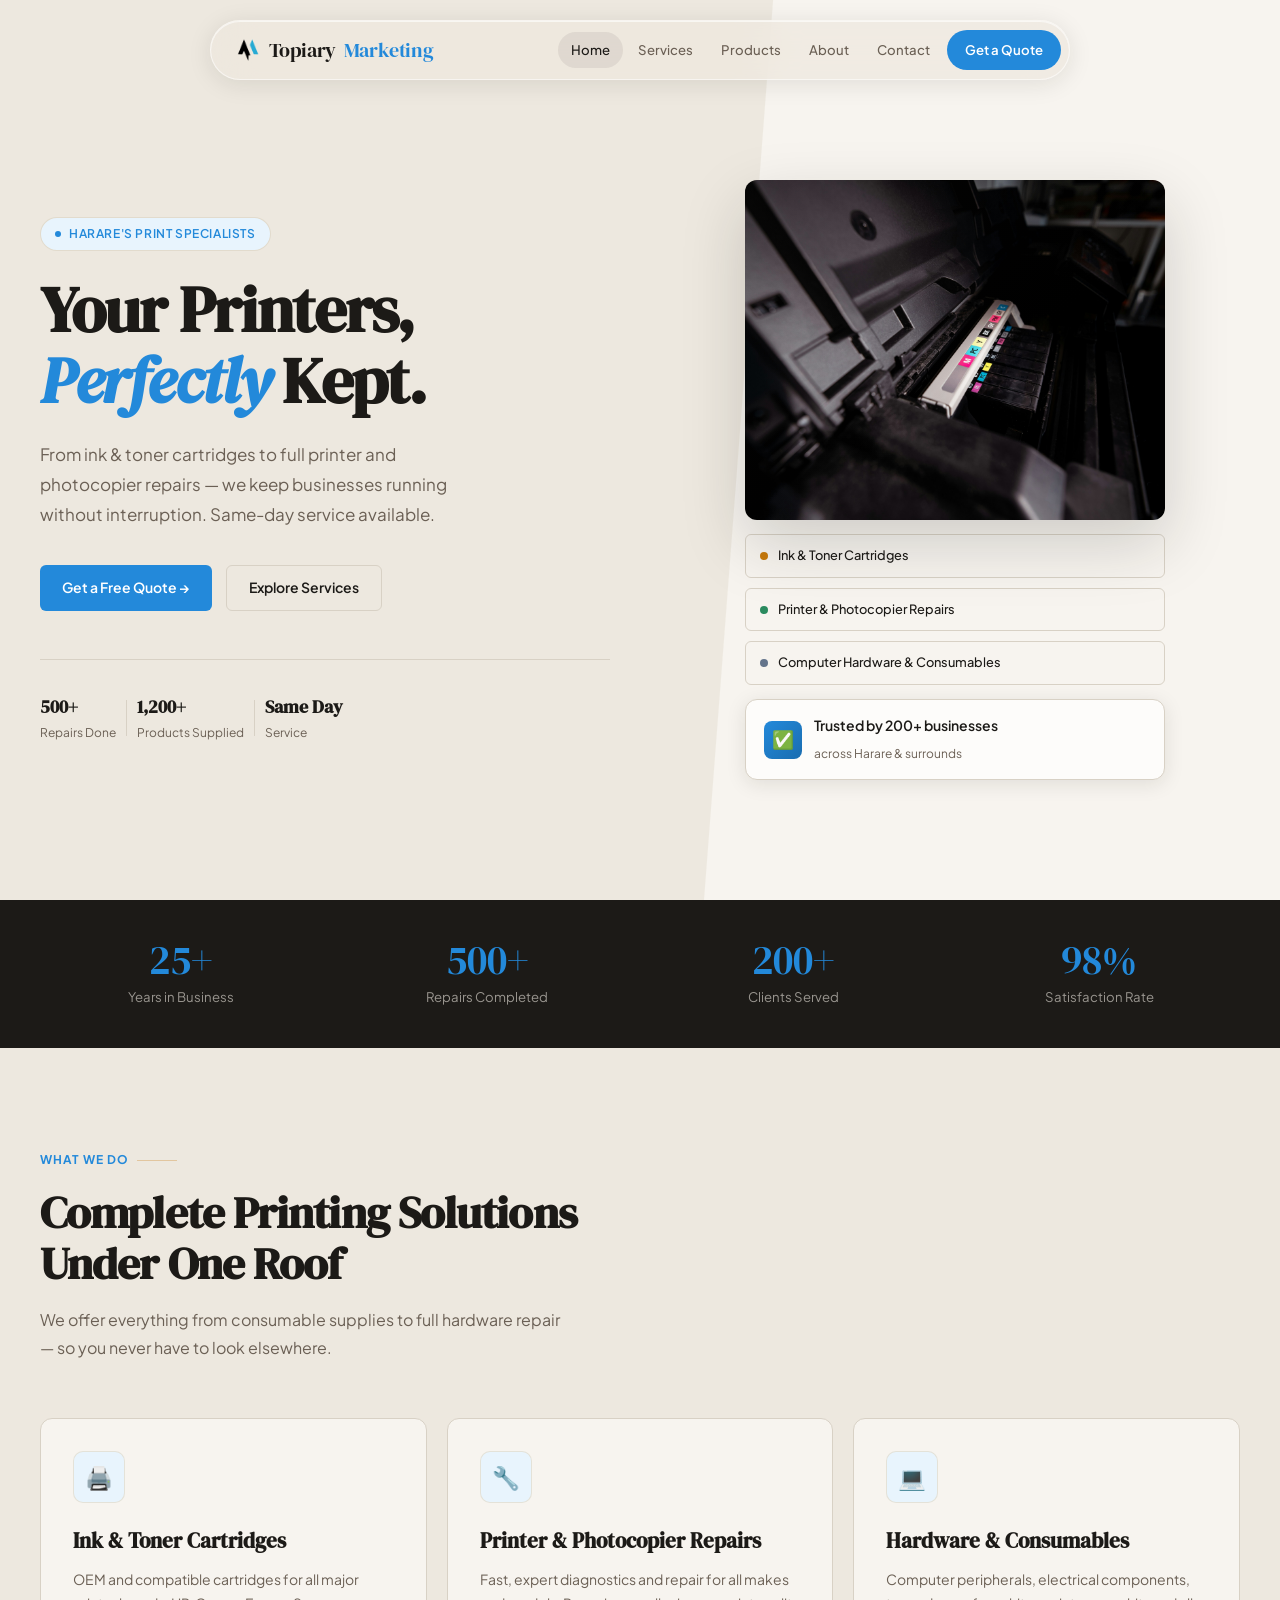
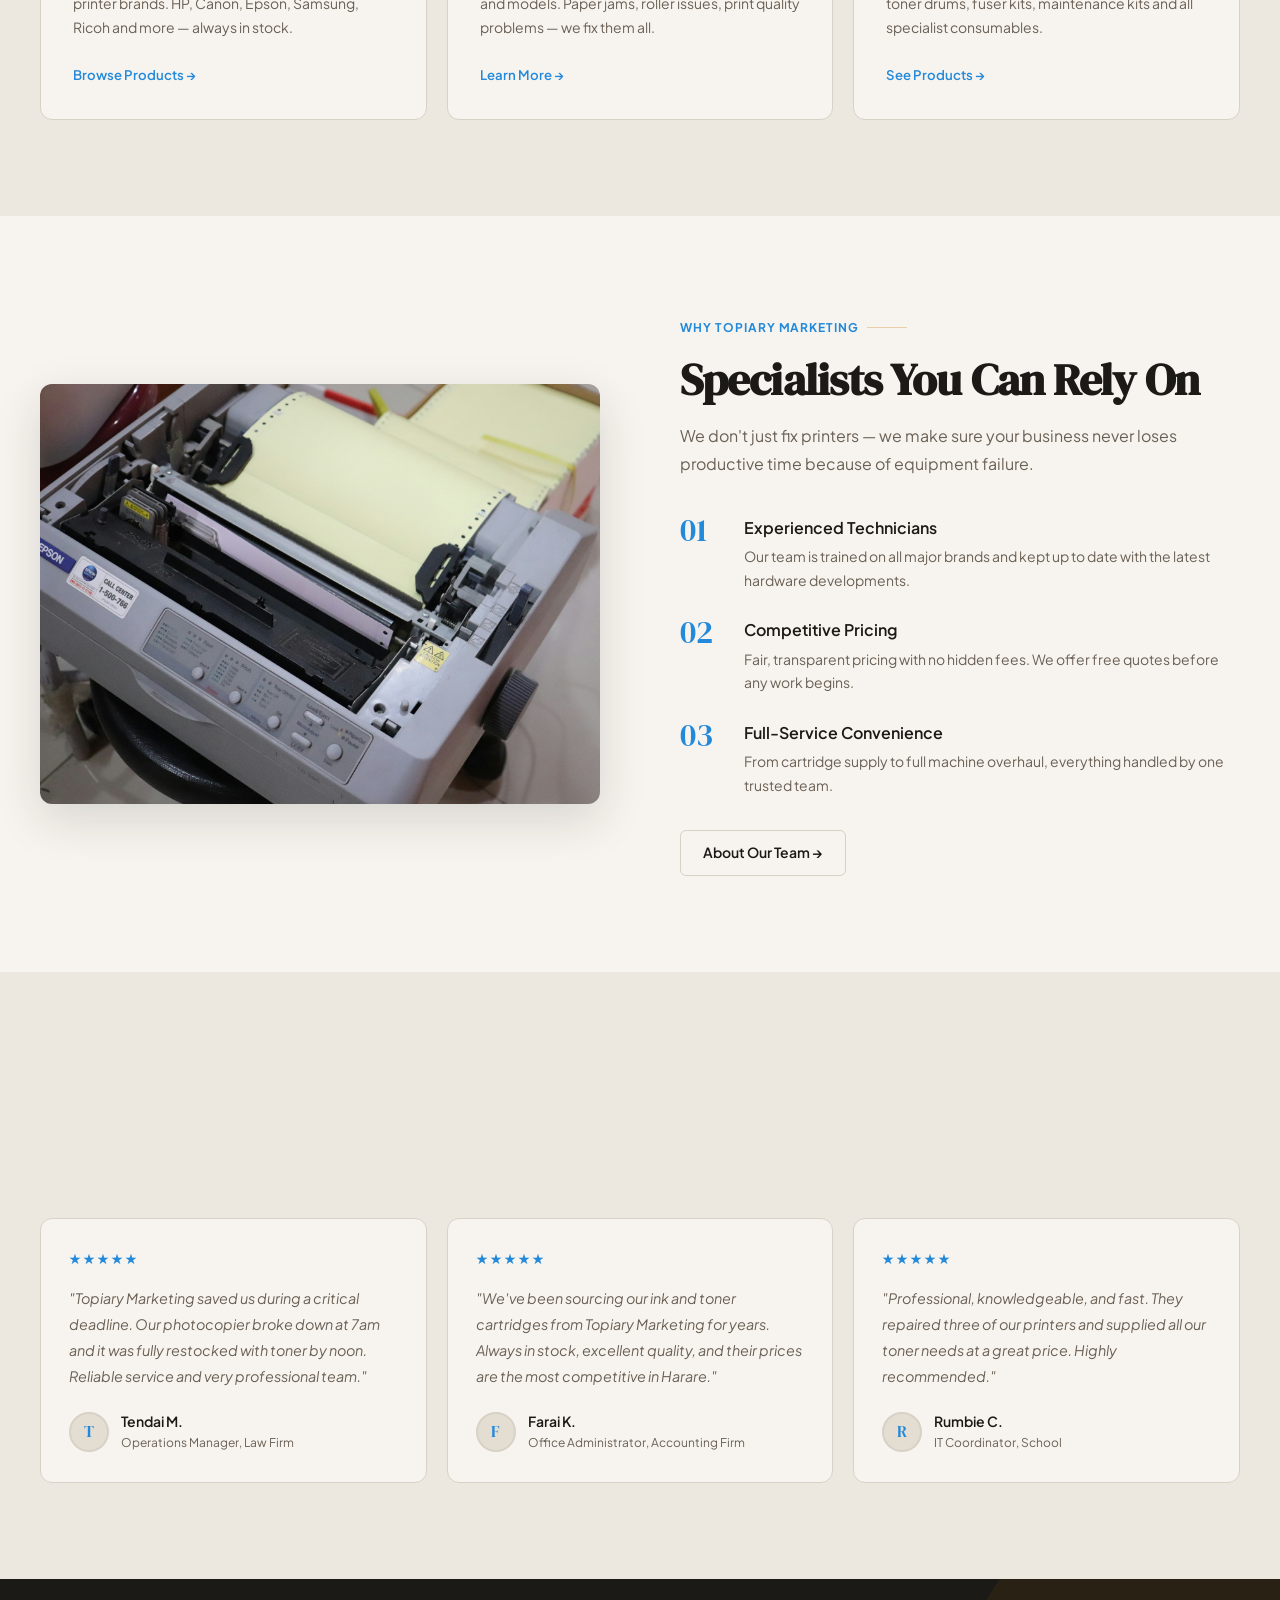
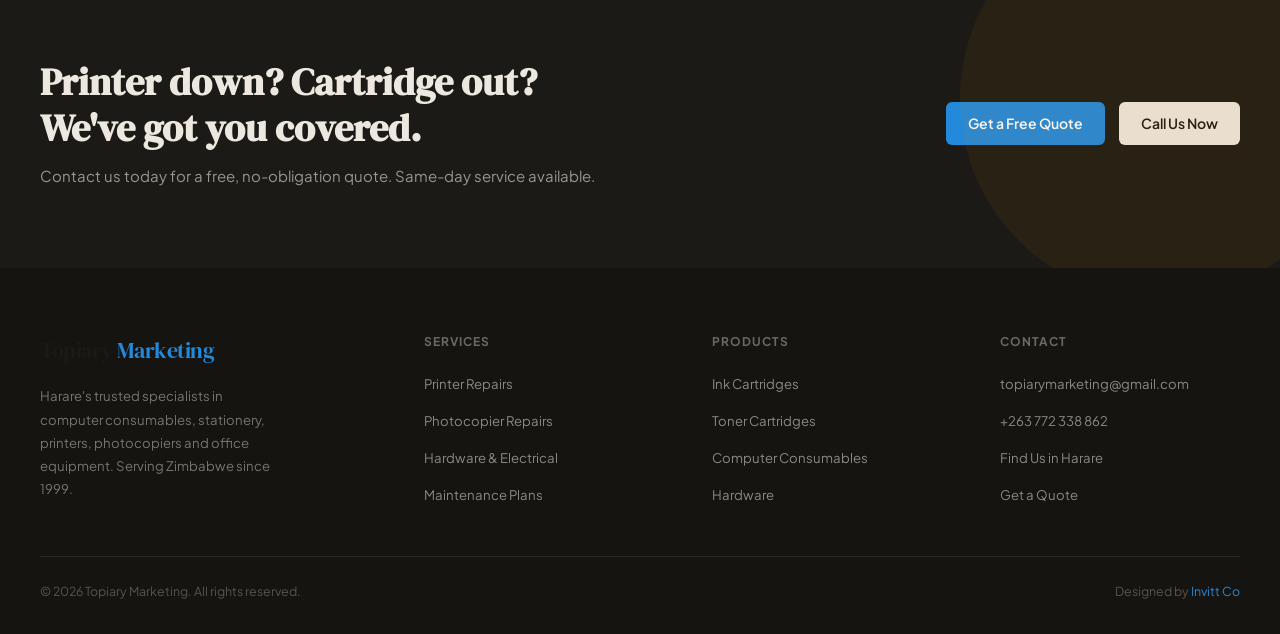
<file: index.html>
<!DOCTYPE html>
<html lang="en">
<head>
<meta charset="UTF-8">
<meta name="viewport" content="width=device-width, initial-scale=1.0">
<title>Topiary Marketing (Pvt) Ltd | Zimbabwe's Premier Office Solutions Partner</title>
<meta name="description" content="Topiary Marketing – Zimbabwe's trusted supplier of toner cartridges, ink cartridges, printers, laptops, stationery, and hardware since 1999. Electra House, Harare."/>

  <!-- Google tag (gtag.js) -->
  <script async src="https://www.googletagmanager.com/gtag/js?id=G-7CKL8JZ4ND"></script>
  <script>
    window.dataLayer = window.dataLayer || [];
    function gtag(){dataLayer.push(arguments);}
    gtag('js', new Date());
    gtag('config', 'G-7CKL8JZ4ND');
  </script>

  <meta name="keywords" content="toner cartridges Zimbabwe, ink cartridges Harare, printer repair Harare, photocopier repair Zimbabwe, office supplies Harare, HP toner Zimbabwe, Canon cartridges Zimbabwe, Xerox Zimbabwe, laptops Harare, stationery Harare, office solutions Zimbabwe"/>
  <meta name="author" content="Topiary Marketing (Pvt) Ltd"/>
  <meta name="robots" content="index, follow"/>
  <link rel="canonical" href="https://topiarymarketing.co.zw/"/>

  <!-- Open Graph -->
  <meta property="og:type" content="website"/>
  <meta property="og:url" content="https://topiarymarketing.co.zw/"/>
  <meta property="og:title" content="Topiary Marketing | Zimbabwe's Premier Office Solutions Partner"/>
  <meta property="og:description" content="Toner cartridges, ink, printers, laptops &amp; office supplies. Serving Zimbabwe since 1999. Based at Electra House, Harare."/>
  <meta property="og:image" content="https://topiarymarketing.co.zw/images/social-preview.jpg"/>
  <meta property="og:image:width" content="1200"/>
  <meta property="og:image:height" content="630"/>
  <meta property="og:locale" content="en_ZW"/>
  <meta property="og:site_name" content="Topiary Marketing"/>

  <!-- Twitter Card -->
  <meta name="twitter:card" content="summary_large_image"/>
  <meta name="twitter:url" content="https://topiarymarketing.co.zw/"/>
  <meta name="twitter:title" content="Topiary Marketing | Zimbabwe's Premier Office Solutions Partner"/>
  <meta name="twitter:description" content="Toner cartridges, ink, printers, laptops &amp; office supplies. Serving Zimbabwe since 1999. Based at Electra House, Harare."/>
  <meta name="twitter:image" content="https://topiarymarketing.co.zw/images/social-preview.jpg"/>

  <!-- LocalBusiness Schema -->
  <script type="application/ld+json">
  {
    "@context": "https://schema.org",
    "@type": "LocalBusiness",
    "name": "Topiary Marketing (Pvt) Ltd",
    "url": "https://topiarymarketing.co.zw",
    "image": "https://topiarymarketing.co.zw/android-chrome-512x512.png",
    "description": "Zimbabwe's trusted supplier of toner cartridges, ink cartridges, printers, photocopiers, laptops, stationery, and hardware since 1999.",
    "address": {
      "@type": "PostalAddress",
      "streetAddress": "Electra House, 3rd Floor, Office 301, 49 Samora Machel Ave",
      "addressLocality": "Harare",
      "addressCountry": "ZW"
    },
    "telephone": "+263772338862",
    "email": "topiarymarketing@gmail.com",
    "foundingDate": "1999",
    "areaServed": { "@type": "Country", "name": "Zimbabwe" },
    "serviceType": ["Toner Cartridges","Ink Cartridges","Printer Repair","Photocopier Repair","Laptops","Stationery","Hardware","Electrical Supplies"]
  }
  </script>

  <!-- Favicon -->
  <link rel="icon" href="favicon.ico" sizes="any"/>
  <link rel="icon" type="image/png" sizes="16x16" href="favicon-16x16.png"/>
  <link rel="icon" type="image/png" sizes="32x32" href="favicon-32x32.png"/>
  <link rel="icon" type="image/png" sizes="48x48" href="favicon-48x48.png"/>
  <link rel="icon" type="image/png" sizes="96x96" href="favicon-96x96.png"/>
  <link rel="apple-touch-icon" sizes="180x180" href="apple-touch-icon.png"/>
  <link rel="icon" type="image/png" sizes="192x192" href="android-chrome-192x192.png"/>
  <link rel="icon" type="image/png" sizes="512x512" href="android-chrome-512x512.png"/>
<link rel="preconnect" href="https://fonts.googleapis.com">
<link rel="preconnect" href="https://fonts.gstatic.com" crossorigin>
<link href="https://fonts.googleapis.com/css2?family=DM+Serif+Display:ital@0;1&family=Plus+Jakarta+Sans:wght@300;400;500;600;700&display=swap" rel="stylesheet">
<style>
  *, *::before, *::after { box-sizing: border-box; margin: 0; padding: 0; }

  :root {
    --bg: #EDE8DF;
    --bg-2: #E4DDD2;
    --surface: #F7F4EF;
    --surface-2: #EFEBE3;
    --text: #1C1A17;
    --text-muted: #6B6055;
    --accent: #2389DA;
    --accent-dark: #1a6db0;
    --accent-bg: #E8F4FD;
    --border: #D8D1C5;
    --green: #2A8A5E;
    --amber: #C8790A;
    --white: #FDFCFA;
    --serif: 'DM Serif Display', serif;
    --sans: 'Plus Jakarta Sans', sans-serif;
    --radius: 12px;
    --radius-sm: 6px;
    --transition: 0.3s cubic-bezier(0.4, 0, 0.2, 1);
  }

  html { scroll-behavior: smooth; }
  body { font-family: var(--sans); background: var(--bg); color: var(--text); line-height: 1.7; overflow-x: hidden; }

  /* FLOATING PILL NAVBAR */
  .navbar {
    position: fixed; top: 20px; left: 50%; transform: translateX(-50%);
    z-index: 100; width: calc(100% - 48px); max-width: 860px;
    border-radius: 100px;
    background: rgba(237,232,223,0.72);
    backdrop-filter: blur(20px) saturate(160%);
    -webkit-backdrop-filter: blur(20px) saturate(160%);
    border: 1px solid rgba(255,255,255,0.55);
    box-shadow: 0 4px 24px rgba(28,26,23,0.10), inset 0 1px 0 rgba(255,255,255,0.60);
    transition: box-shadow var(--transition), background var(--transition);
  }
  .navbar.scrolled {
    background: rgba(237,232,223,0.88);
    box-shadow: 0 8px 40px rgba(28,26,23,0.14), inset 0 1px 0 rgba(255,255,255,0.60);
  }
  .nav-inner { padding: 0 8px 0 24px; height: 58px; display: flex; align-items: center; gap: 4px; }
  .logo { font-family: var(--serif); font-size: 1.25rem; color: var(--text); text-decoration: none; letter-spacing: -0.02em; margin-right: auto; white-space: nowrap; display: inline-flex; align-items: center; gap: 8px; }
  .logo-mark { height: 26px; width: auto; display: block; flex-shrink: 0; }
  .logo span { color: var(--accent); }
  .nav-links { list-style: none; display: flex; gap: 2px; }
  .nav-links a { display: block; padding: 7px 13px; font-size: 0.825rem; font-weight: 500; color: var(--text-muted); text-decoration: none; border-radius: 100px; transition: color var(--transition), background var(--transition); }
  .nav-links a:hover, .nav-links a.active { color: var(--text); background: rgba(28,26,23,0.07); }
  .btn { display: inline-flex; align-items: center; gap: 8px; padding: 10px 22px; border-radius: var(--radius-sm); font-family: var(--sans); font-size: 0.875rem; font-weight: 600; cursor: pointer; text-decoration: none; transition: all var(--transition); border: none; }
  .btn-accent { background: var(--accent); color: #fff; }
  .btn-accent:hover { background: var(--accent-dark); transform: translateY(-1px); }
  .btn-outline { background: transparent; color: var(--text); border: 1.5px solid var(--border); }
  .btn-outline:hover { border-color: var(--text); background: var(--surface-2); }
  .nav-cta { padding: 9px 18px; border-radius: 100px; font-size: 0.825rem; }
  .menu-toggle { display: none; background: none; border: none; cursor: pointer; padding: 8px 12px; color: var(--text); font-size: 1.1rem; margin-left: auto; border-radius: 100px; transition: background var(--transition); }
  .menu-toggle:hover { background: rgba(28,26,23,0.07); }
  .mobile-menu { display: none; position: fixed; top: 90px; left: 24px; right: 24px; background: rgba(247,244,239,0.97); backdrop-filter: blur(20px); -webkit-backdrop-filter: blur(20px); border: 1px solid var(--border); border-radius: var(--radius); padding: 12px; z-index: 99; flex-direction: column; gap: 2px; box-shadow: 0 8px 40px rgba(28,26,23,0.12); }
  .mobile-menu.open { display: flex; }
  .mobile-menu a { padding: 11px 16px; color: var(--text); text-decoration: none; font-weight: 500; font-size: 0.9rem; border-radius: var(--radius-sm); transition: background var(--transition); }
  .mobile-menu a:hover { background: var(--surface-2); }

  /* HERO */
  .hero { min-height: 100vh; display: flex; align-items: center; padding: 120px 24px 60px; position: relative; overflow: hidden; }
  .hero::before { content: ''; position: absolute; top: -100px; right: -100px; width: 600px; height: 600px; border-radius: 50%; background: radial-gradient(circle, rgba(200,121,10,0.08) 0%, transparent 70%); pointer-events: none; }
  .hero::after { content: ''; position: absolute; top: 0; right: 0; width: 45%; height: 100%; background: var(--surface); clip-path: polygon(12% 0, 100% 0, 100% 100%, 0 100%); z-index: 0; }
  .hero-inner { max-width: 1200px; margin: 0 auto; width: 100%; display: grid; grid-template-columns: 1fr 1fr; gap: 60px; align-items: center; position: relative; z-index: 1; }
  .hero-eyebrow { display: inline-flex; align-items: center; gap: 8px; padding: 6px 14px; background: var(--accent-bg); border: 1px solid rgba(200,121,10,0.2); border-radius: 100px; font-size: 0.75rem; font-weight: 600; color: var(--accent); letter-spacing: 0.05em; text-transform: uppercase; margin-bottom: 24px; }
  .hero-eyebrow::before { content: ''; width: 6px; height: 6px; border-radius: 50%; background: var(--accent); }
  .hero h1 { font-family: var(--serif); font-size: clamp(2.8rem, 5vw, 4.2rem); line-height: 1.1; letter-spacing: -0.02em; margin-bottom: 24px; }
  .hero h1 em { font-style: italic; color: var(--accent); }
  .hero-sub { font-size: 1.0625rem; color: var(--text-muted); max-width: 460px; margin-bottom: 36px; line-height: 1.75; }
  .hero-actions { display: flex; gap: 14px; flex-wrap: wrap; }
  .hero-badge { display: flex; align-items: center; gap: 10px; margin-top: 48px; padding-top: 32px; border-top: 1px solid var(--border); }
  .badge-item { font-size: 0.75rem; color: var(--text-muted); }
  .badge-item strong { display: block; font-size: 1.125rem; font-weight: 700; color: var(--text); font-family: var(--serif); }
  .badge-divider { width: 1px; height: 36px; background: var(--border); }
  .hero-visual { position: relative; display: flex; align-items: center; justify-content: center; }
  .hero-img-wrap { position: relative; width: 100%; border-radius: var(--radius); overflow: hidden; box-shadow: 0 24px 64px rgba(28,26,23,0.18); }
  .hero-img-wrap img { width: 100%; height: 340px; object-fit: cover; display: block; }
  .hero-img-overlay { position: absolute; inset: 0; background: linear-gradient(135deg, rgba(28,26,23,0.15) 0%, transparent 60%); }
  .hero-card-stack { width: 100%; max-width: 420px; position: relative; }
  .service-pills { display: flex; flex-direction: column; gap: 10px; margin-top: 14px; }
  .pill { display: flex; align-items: center; gap: 10px; padding: 10px 14px; background: var(--surface); border: 1px solid var(--border); border-radius: var(--radius-sm); font-size: 0.8rem; font-weight: 500; }
  .pill-dot { width: 8px; height: 8px; border-radius: 50%; flex-shrink: 0; }
  .pill-dot.amber { background: var(--amber); }
  .pill-dot.green { background: var(--green); }
  .pill-dot.slate { background: #64748b; }
  .hero-floating { margin-top: 14px; background: var(--white); border: 1px solid var(--border); border-radius: var(--radius); padding: 14px 18px; box-shadow: 0 4px 20px rgba(28,26,23,0.1); display: flex; align-items: center; gap: 12px; }
  .floating-icon { width: 38px; height: 38px; background: linear-gradient(135deg, #2389DA, #1a6db0); border-radius: 8px; display: flex; align-items: center; justify-content: center; font-size: 1.1rem; flex-shrink: 0; }
  .floating-text strong { display: block; font-size: 0.875rem; font-weight: 600; }
  .floating-text span { font-size: 0.75rem; color: var(--text-muted); }

  /* STATS BAR */
  .stats-bar { background: var(--text); padding: 40px 24px; }
  .stats-inner { max-width: 1200px; margin: 0 auto; display: grid; grid-template-columns: repeat(4, 1fr); gap: 24px; text-align: center; }
  .stat-item {}
  .stat-num { font-family: var(--serif); font-size: 2.5rem; color: var(--accent); line-height: 1; }
  .stat-label { font-size: 0.825rem; color: rgba(237,232,223,0.6); margin-top: 6px; }

  /* SECTION STYLES */
  .section { padding: 96px 24px; }
  .section-inner { max-width: 1200px; margin: 0 auto; }
  .section-label { display: inline-flex; align-items: center; gap: 8px; font-size: 0.75rem; font-weight: 700; letter-spacing: 0.08em; text-transform: uppercase; color: var(--accent); margin-bottom: 16px; }
  .section-label::after { content: ''; flex: 1; min-width: 40px; height: 1px; background: rgba(200,121,10,0.3); }
  .section-title { font-family: var(--serif); font-size: clamp(2rem, 3.5vw, 2.8rem); line-height: 1.15; letter-spacing: -0.02em; margin-bottom: 16px; }
  .section-sub { font-size: 1rem; color: var(--text-muted); max-width: 520px; line-height: 1.75; }
  .section-header { margin-bottom: 56px; }

  /* SERVICES */
  .services-grid { display: grid; grid-template-columns: repeat(3, 1fr); gap: 20px; }
  .service-card { background: var(--surface); border: 1px solid var(--border); border-radius: var(--radius); padding: 32px; position: relative; overflow: hidden; transition: all var(--transition); cursor: default; }
  .service-card::before { content: ''; position: absolute; bottom: 0; left: 0; right: 0; height: 3px; background: var(--accent); transform: scaleX(0); transform-origin: left; transition: transform var(--transition); }
  .service-card:hover { transform: translateY(-4px); box-shadow: 0 12px 40px rgba(28,26,23,0.1); border-color: rgba(200,121,10,0.3); }
  .service-card:hover::before { transform: scaleX(1); }
  .service-icon { width: 52px; height: 52px; border-radius: 10px; background: var(--accent-bg); border: 1px solid rgba(200,121,10,0.15); display: flex; align-items: center; justify-content: center; font-size: 1.4rem; margin-bottom: 20px; }
  .service-card h3 { font-family: var(--serif); font-size: 1.3rem; margin-bottom: 10px; }
  .service-card p { font-size: 0.875rem; color: var(--text-muted); line-height: 1.7; margin-bottom: 20px; }
  .service-link { font-size: 0.825rem; font-weight: 600; color: var(--accent); text-decoration: none; display: inline-flex; align-items: center; gap: 6px; transition: gap var(--transition); }
  .service-link:hover { gap: 10px; }

  /* WHY US */
  .why-section { background: var(--surface); }
  .why-grid { display: grid; grid-template-columns: 1fr 1fr; gap: 80px; align-items: center; }
  .why-visual { border-radius: var(--radius); overflow: hidden; box-shadow: 0 16px 48px rgba(28,26,23,0.14); }
  .why-visual img { width: 100%; height: 420px; object-fit: cover; display: block; }
  .why-row { display: flex; align-items: center; gap: 16px; padding: 16px; background: var(--white); border: 1px solid var(--border); border-radius: var(--radius-sm); }
  .why-row-icon { width: 40px; height: 40px; border-radius: 8px; display: flex; align-items: center; justify-content: center; font-size: 1.1rem; flex-shrink: 0; }
  .why-row-icon.a { background: var(--accent-bg); }
  .why-row-icon.g { background: rgba(45,106,79,0.1); }
  .why-row-icon.b { background: rgba(30,64,175,0.08); }
  .why-row-text strong { display: block; font-size: 0.875rem; font-weight: 600; }
  .why-row-text span { font-size: 0.775rem; color: var(--text-muted); }
  .why-points { display: flex; flex-direction: column; gap: 24px; }
  .why-point { display: flex; gap: 16px; }
  .why-point-num { font-family: var(--serif); font-size: 2rem; color: var(--accent); line-height: 1; min-width: 48px; }
  .why-point h4 { font-size: 1rem; font-weight: 600; margin-bottom: 4px; }
  .why-point p { font-size: 0.875rem; color: var(--text-muted); line-height: 1.7; }

  /* TESTIMONIALS */
  .testimonials-grid { display: grid; grid-template-columns: repeat(3, 1fr); gap: 20px; }
  .testi-card { background: var(--surface); border: 1px solid var(--border); border-radius: var(--radius); padding: 28px; transition: all var(--transition); }
  .testi-card:hover { box-shadow: 0 8px 32px rgba(28,26,23,0.08); transform: translateY(-2px); }
  .testi-stars { color: var(--accent); font-size: 0.85rem; letter-spacing: 2px; margin-bottom: 16px; }
  .testi-card blockquote { font-size: 0.9rem; color: var(--text-muted); line-height: 1.8; margin-bottom: 20px; font-style: italic; }
  .testi-author { display: flex; align-items: center; gap: 12px; }
  .testi-avatar { width: 40px; height: 40px; border-radius: 50%; background: var(--bg-2); border: 2px solid var(--border); display: flex; align-items: center; justify-content: center; font-family: var(--serif); font-size: 1rem; color: var(--accent); flex-shrink: 0; }
  .testi-name { font-size: 0.875rem; font-weight: 600; }
  .testi-role { font-size: 0.75rem; color: var(--text-muted); }

  /* CTA STRIP */
  .cta-strip { background: var(--text); padding: 80px 24px; position: relative; overflow: hidden; }
  .cta-strip::before { content: ''; position: absolute; top: -80px; right: -80px; width: 400px; height: 400px; border-radius: 50%; background: rgba(200,121,10,0.08); pointer-events: none; }
  .cta-inner { max-width: 1200px; margin: 0 auto; display: flex; align-items: center; justify-content: space-between; gap: 40px; flex-wrap: wrap; }
  .cta-text h2 { font-family: var(--serif); font-size: clamp(1.8rem, 3vw, 2.5rem); color: var(--bg); line-height: 1.2; margin-bottom: 12px; }
  .cta-text p { font-size: 0.9375rem; color: rgba(237,232,223,0.6); }
  .cta-actions { display: flex; gap: 14px; flex-shrink: 0; }
  .btn-light { background: var(--bg); color: var(--text); }
  .btn-light:hover { background: var(--surface); transform: translateY(-1px); }

  /* FOOTER */
  footer { background: #161410; padding: 64px 24px 32px; }
  .footer-inner { max-width: 1200px; margin: 0 auto; }
  .footer-grid { display: grid; grid-template-columns: 1.4fr 1fr 1fr 1fr; gap: 48px; margin-bottom: 48px; }
  .footer-brand .logo { display: block; margin-bottom: 14px; font-size: 1.4rem; }
  .footer-brand p { font-size: 0.825rem; color: rgba(237,232,223,0.45); line-height: 1.75; max-width: 240px; }
  .footer-col h4 { font-size: 0.75rem; font-weight: 700; letter-spacing: 0.08em; text-transform: uppercase; color: rgba(237,232,223,0.4); margin-bottom: 16px; }
  .footer-col ul { list-style: none; display: flex; flex-direction: column; gap: 10px; }
  .footer-col ul a { font-size: 0.825rem; color: rgba(237,232,223,0.55); text-decoration: none; transition: color var(--transition); }
  .footer-col ul a:hover { color: var(--bg); }
  .footer-bottom { border-top: 1px solid rgba(237,232,223,0.1); padding-top: 24px; display: flex; align-items: center; justify-content: space-between; flex-wrap: wrap; gap: 12px; }
  .footer-bottom p { font-size: 0.775rem; color: rgba(237,232,223,0.3); }
  .footer-bottom a { color: var(--accent); text-decoration: none; }

  /* SCROLL REVEAL */
  .reveal { opacity: 0; transform: translateY(28px); transition: opacity 0.7s ease, transform 0.7s ease; }
  .reveal.visible { opacity: 1; transform: translateY(0); }
  .reveal-delay-1 { transition-delay: 0.1s; }
  .reveal-delay-2 { transition-delay: 0.2s; }
  .reveal-delay-3 { transition-delay: 0.3s; }

  /* RESPONSIVE */
  @media (max-width: 1024px) {
    .footer-grid { grid-template-columns: 1fr 1fr; gap: 32px; }
    .services-grid { grid-template-columns: repeat(2, 1fr); }
    .why-grid { gap: 48px; }
  }
  @media (max-width: 768px) {
    .navbar { top: 12px; width: calc(100% - 32px); }
    .nav-links, .navbar .btn { display: none; }
    .menu-toggle { display: block; }
    .hero::after { display: none; }
    .hero-inner { grid-template-columns: 1fr; }
    .hero-visual { display: none; }
    .stats-inner { grid-template-columns: repeat(2, 1fr); }
    .services-grid { grid-template-columns: 1fr; }
    .why-grid { grid-template-columns: 1fr; }
    .testimonials-grid { grid-template-columns: 1fr; }
    .cta-inner { flex-direction: column; text-align: center; }
    .footer-grid { grid-template-columns: 1fr; gap: 28px; }
    .footer-bottom { flex-direction: column; text-align: center; }
  }
</style>
</head>
<body>

<nav class="navbar" id="navbar">
  <div class="nav-inner">
    <a href="index.html" class="logo"><img src="images/logo-mark.png" alt="Topiary Marketing logo" class="logo-mark"/>Topiary<span> Marketing</span></a>
    <ul class="nav-links">
      <li><a href="index.html" class="active">Home</a></li>
      <li><a href="services.html">Services</a></li>
      <li><a href="products.html">Products</a></li>
      <li><a href="about.html">About</a></li>
      <li><a href="contact.html">Contact</a></li>
    </ul>
    <a href="contact.html" class="btn btn-accent nav-cta">Get a Quote</a>
    <button class="menu-toggle" id="menuToggle" aria-label="Toggle menu" aria-expanded="false">&#9776;</button>
  </div>
</nav>

<div class="mobile-menu" id="mobileMenu">
  <a href="index.html">Home</a>
  <a href="services.html">Services</a>
  <a href="products.html">Products</a>
  <a href="about.html">About</a>
  <a href="contact.html">Contact</a>
  <a href="contact.html" class="btn btn-accent" style="margin-top:8px;">Get a Quote</a>
</div>

<!-- HERO -->
<section class="hero">
  <div class="hero-inner">
    <div class="hero-text">
      <span class="hero-eyebrow">Harare's Print Specialists</span>
      <h1>Your Printers,<br><em>Perfectly</em> Kept.</h1>
      <p class="hero-sub">From ink & toner cartridges to full printer and photocopier repairs — we keep businesses running without interruption. Same-day service available.</p>
      <div class="hero-actions">
        <a href="contact.html" class="btn btn-accent">Get a Free Quote &#8594;</a>
        <a href="services.html" class="btn btn-outline">Explore Services</a>
      </div>
      <div class="hero-badge">
        <div class="badge-item"><strong>500+</strong>Repairs Done</div>
        <div class="badge-divider"></div>
        <div class="badge-item"><strong>1,200+</strong>Products Supplied</div>
        <div class="badge-divider"></div>
        <div class="badge-item"><strong>Same Day</strong>Service</div>
      </div>
    </div>
    <div class="hero-visual">
      <div class="hero-card-stack">
        <div class="hero-img-wrap">
          <img src="images/hero-bg.jpg" alt="Topiary Marketing — printer ink and toner cartridges in Harare, Zimbabwe" width="480" height="420" loading="lazy"/>
          <div class="hero-img-overlay"></div>
        </div>
        <div class="service-pills">
          <div class="pill"><span class="pill-dot amber"></span>Ink & Toner Cartridges</div>
          <div class="pill"><span class="pill-dot green"></span>Printer & Photocopier Repairs</div>
          <div class="pill"><span class="pill-dot slate"></span>Computer Hardware & Consumables</div>
        </div>
        <div class="hero-floating">
          <div class="floating-icon">&#9989;</div>
          <div class="floating-text">
            <strong>Trusted by 200+ businesses</strong>
            <span>across Harare & surrounds</span>
          </div>
        </div>
      </div>
    </div>
  </div>
</section>

<!-- STATS BAR -->
<div class="stats-bar">
  <div class="stats-inner">
    <div class="stat-item"><div class="stat-num">25+</div><div class="stat-label">Years in Business</div></div>
    <div class="stat-item"><div class="stat-num">500+</div><div class="stat-label">Repairs Completed</div></div>
    <div class="stat-item"><div class="stat-num">200+</div><div class="stat-label">Clients Served</div></div>
    <div class="stat-item"><div class="stat-num">98%</div><div class="stat-label">Satisfaction Rate</div></div>
  </div>
</div>

<!-- SERVICES OVERVIEW -->
<section class="section">
  <div class="section-inner">
    <div class="section-header reveal">
      <div class="section-label">What We Do</div>
      <h2 class="section-title">Complete Printing Solutions<br>Under One Roof</h2>
      <p class="section-sub">We offer everything from consumable supplies to full hardware repair — so you never have to look elsewhere.</p>
    </div>
    <div class="services-grid">
      <div class="service-card reveal reveal-delay-1">
        <div class="service-icon">🖨️</div>
        <h3>Ink & Toner Cartridges</h3>
        <p>OEM and compatible cartridges for all major printer brands. HP, Canon, Epson, Samsung, Ricoh and more — always in stock.</p>
        <a href="products.html" class="service-link">Browse Products &#8594;</a>
      </div>
      <div class="service-card reveal reveal-delay-2">
        <div class="service-icon">🔧</div>
        <h3>Printer & Photocopier Repairs</h3>
        <p>Fast, expert diagnostics and repair for all makes and models. Paper jams, roller issues, print quality problems — we fix them all.</p>
        <a href="services.html" class="service-link">Learn More &#8594;</a>
      </div>
      <div class="service-card reveal reveal-delay-3">
        <div class="service-icon">💻</div>
        <h3>Hardware & Consumables</h3>
        <p>Computer peripherals, electrical components, toner drums, fuser kits, maintenance kits and all specialist consumables.</p>
        <a href="products.html" class="service-link">See Products &#8594;</a>
      </div>
    </div>
  </div>
</section>

<!-- WHY CHOOSE US -->
<section class="section why-section">
  <div class="section-inner">
    <div class="why-grid">
      <div class="why-visual reveal">
        <img src="images/why-bg.jpg" alt="Topiary Marketing office equipment and supplies" width="560" height="420" loading="lazy"/>
      </div>
      <div class="reveal">
        <div class="section-label">Why Topiary Marketing</div>
        <h2 class="section-title">Specialists You Can Rely On</h2>
        <p class="section-sub" style="margin-bottom: 36px;">We don't just fix printers — we make sure your business never loses productive time because of equipment failure.</p>
        <div class="why-points">
          <div class="why-point">
            <div class="why-point-num">01</div>
            <div>
              <h4>Experienced Technicians</h4>
              <p>Our team is trained on all major brands and kept up to date with the latest hardware developments.</p>
            </div>
          </div>
          <div class="why-point">
            <div class="why-point-num">02</div>
            <div>
              <h4>Competitive Pricing</h4>
              <p>Fair, transparent pricing with no hidden fees. We offer free quotes before any work begins.</p>
            </div>
          </div>
          <div class="why-point">
            <div class="why-point-num">03</div>
            <div>
              <h4>Full-Service Convenience</h4>
              <p>From cartridge supply to full machine overhaul, everything handled by one trusted team.</p>
            </div>
          </div>
        </div>
        <a href="about.html" class="btn btn-outline" style="margin-top: 32px;">About Our Team &#8594;</a>
      </div>
    </div>
  </div>
</section>

<!-- TESTIMONIALS -->
<section class="section">
  <div class="section-inner">
    <div class="section-header reveal" style="text-align: center;">
      <div class="section-label" style="justify-content: center;">What Clients Say</div>
      <h2 class="section-title">Trusted by Harare Businesses</h2>
    </div>
    <div class="testimonials-grid">
      <div class="testi-card reveal reveal-delay-1">
        <div class="testi-stars">★★★★★</div>
        <blockquote>"Topiary Marketing saved us during a critical deadline. Our photocopier broke down at 7am and it was fully restocked with toner by noon. Reliable service and very professional team."</blockquote>
        <div class="testi-author">
          <div class="testi-avatar">T</div>
          <div><div class="testi-name">Tendai M.</div><div class="testi-role">Operations Manager, Law Firm</div></div>
        </div>
      </div>
      <div class="testi-card reveal reveal-delay-2">
        <div class="testi-stars">★★★★★</div>
        <blockquote>"We've been sourcing our ink and toner cartridges from Topiary Marketing for years. Always in stock, excellent quality, and their prices are the most competitive in Harare."</blockquote>
        <div class="testi-author">
          <div class="testi-avatar">F</div>
          <div><div class="testi-name">Farai K.</div><div class="testi-role">Office Administrator, Accounting Firm</div></div>
        </div>
      </div>
      <div class="testi-card reveal reveal-delay-3">
        <div class="testi-stars">★★★★★</div>
        <blockquote>"Professional, knowledgeable, and fast. They repaired three of our printers and supplied all our toner needs at a great price. Highly recommended."</blockquote>
        <div class="testi-author">
          <div class="testi-avatar">R</div>
          <div><div class="testi-name">Rumbie C.</div><div class="testi-role">IT Coordinator, School</div></div>
        </div>
      </div>
    </div>
  </div>
</section>

<!-- CTA STRIP -->
<div class="cta-strip">
  <div class="cta-inner">
    <div class="cta-text">
      <h2>Printer down? Cartridge out?<br>We've got you covered.</h2>
      <p>Contact us today for a free, no-obligation quote. Same-day service available.</p>
    </div>
    <div class="cta-actions">
      <a href="contact.html" class="btn btn-accent">Get a Free Quote</a>
      <a href="tel:+263772338862" class="btn btn-light">Call Us Now</a>
    </div>
  </div>
</div>

<!-- FOOTER -->
<footer>
  <div class="footer-inner">
    <div class="footer-grid">
      <div class="footer-brand">
        <a href="index.html" class="logo">Topiary<span> Marketing</span></a>
        <p>Harare's trusted specialists in computer consumables, stationery, printers, photocopiers and office equipment. Serving Zimbabwe since 1999.</p>
      </div>
      <div class="footer-col">
        <h4>Services</h4>
        <ul>
          <li><a href="services.html">Printer Repairs</a></li>
          <li><a href="services.html">Photocopier Repairs</a></li>
          <li><a href="services.html">Hardware &amp; Electrical</a></li>
          <li><a href="services.html">Maintenance Plans</a></li>
        </ul>
      </div>
      <div class="footer-col">
        <h4>Products</h4>
        <ul>
          <li><a href="products.html">Ink Cartridges</a></li>
          <li><a href="products.html">Toner Cartridges</a></li>
          <li><a href="products.html">Computer Consumables</a></li>
          <li><a href="products.html">Hardware</a></li>
        </ul>
      </div>
      <div class="footer-col">
        <h4>Contact</h4>
        <ul>
          <li><a href="mailto:topiarymarketing@gmail.com">topiarymarketing@gmail.com</a></li>
          <li><a href="tel:+263772338862">+263 772 338 862</a></li>
          <li><a href="contact.html">Find Us in Harare</a></li>
          <li><a href="contact.html">Get a Quote</a></li>
        </ul>
      </div>
    </div>
    <div class="footer-bottom">
      <p>&copy; 2026 Topiary Marketing. All rights reserved.</p>
      <p>Designed by <a href="https://invitt.co.zw" target="_blank">Invitt Co</a></p>
    </div>
  </div>
</footer>

<script>
  const navbar = document.getElementById('navbar');
  window.addEventListener('scroll', () => {
    navbar.classList.toggle('scrolled', window.scrollY > 20);
  });

  const menuToggle = document.getElementById('menuToggle');
  const mobileMenu = document.getElementById('mobileMenu');
  menuToggle.addEventListener('click', () => {
    const isOpen = mobileMenu.classList.toggle('open');
    menuToggle.setAttribute('aria-expanded', isOpen);
    menuToggle.innerHTML = isOpen ? '&#x2715;' : '&#9776;';
  });

  const reveals = document.querySelectorAll('.reveal');
  const observer = new IntersectionObserver((entries) => {
    entries.forEach(e => { if (e.isIntersecting) { e.target.classList.add('visible'); observer.unobserve(e.target); } });
  }, { threshold: 0.12 });
  reveals.forEach(el => observer.observe(el));
</script>
</body>
</html>
</file>
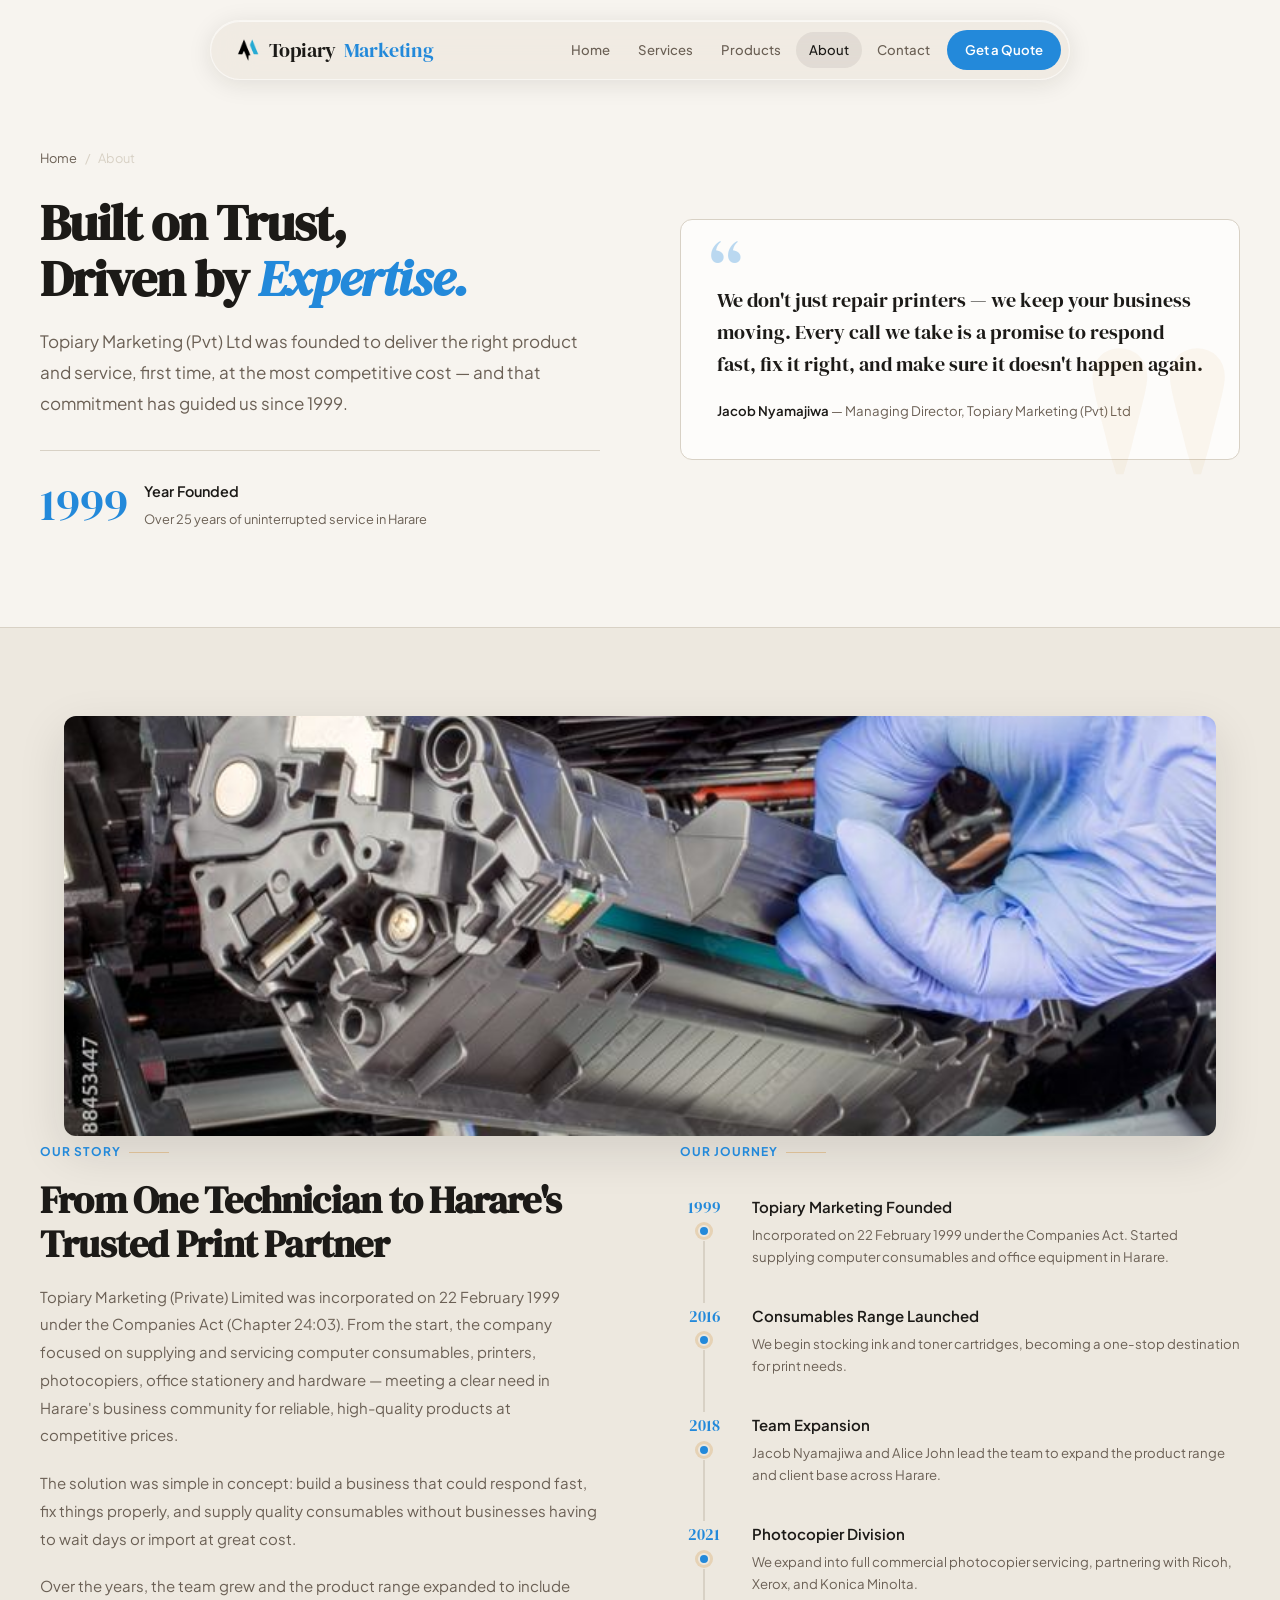
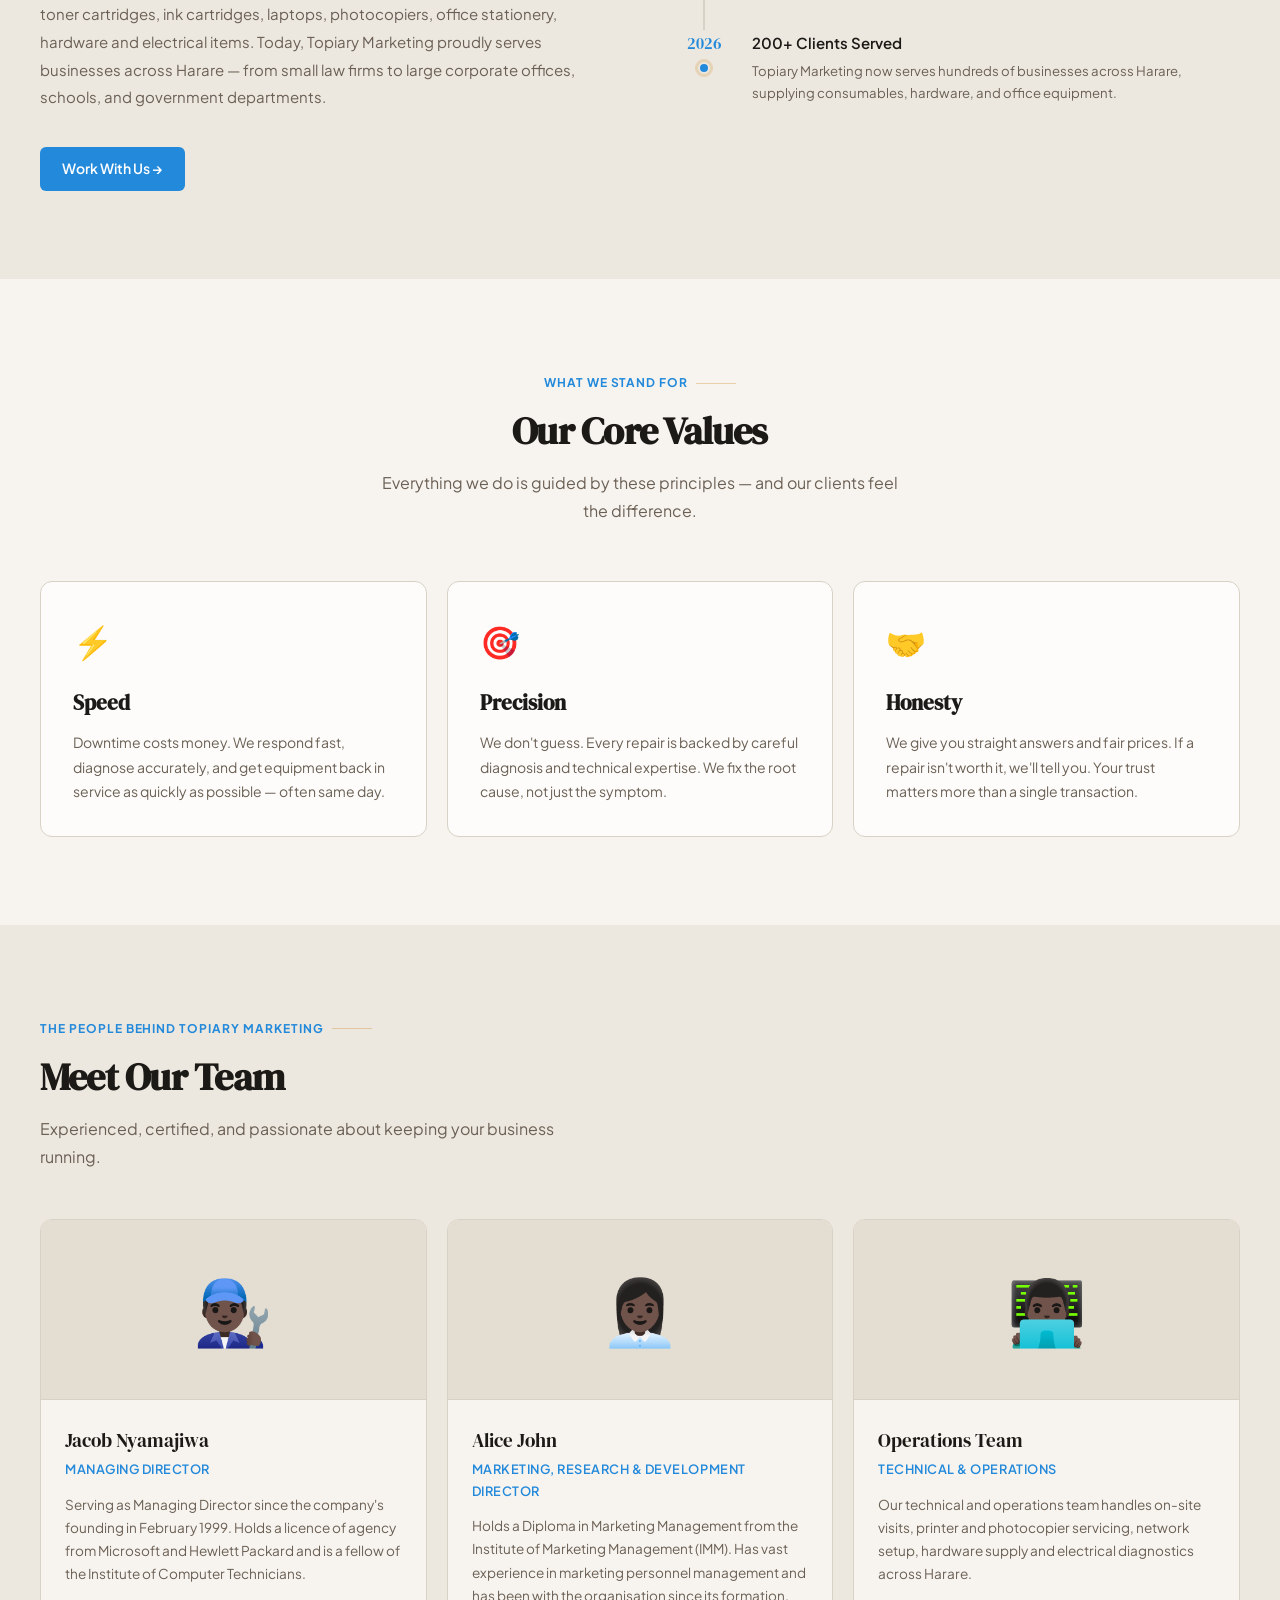
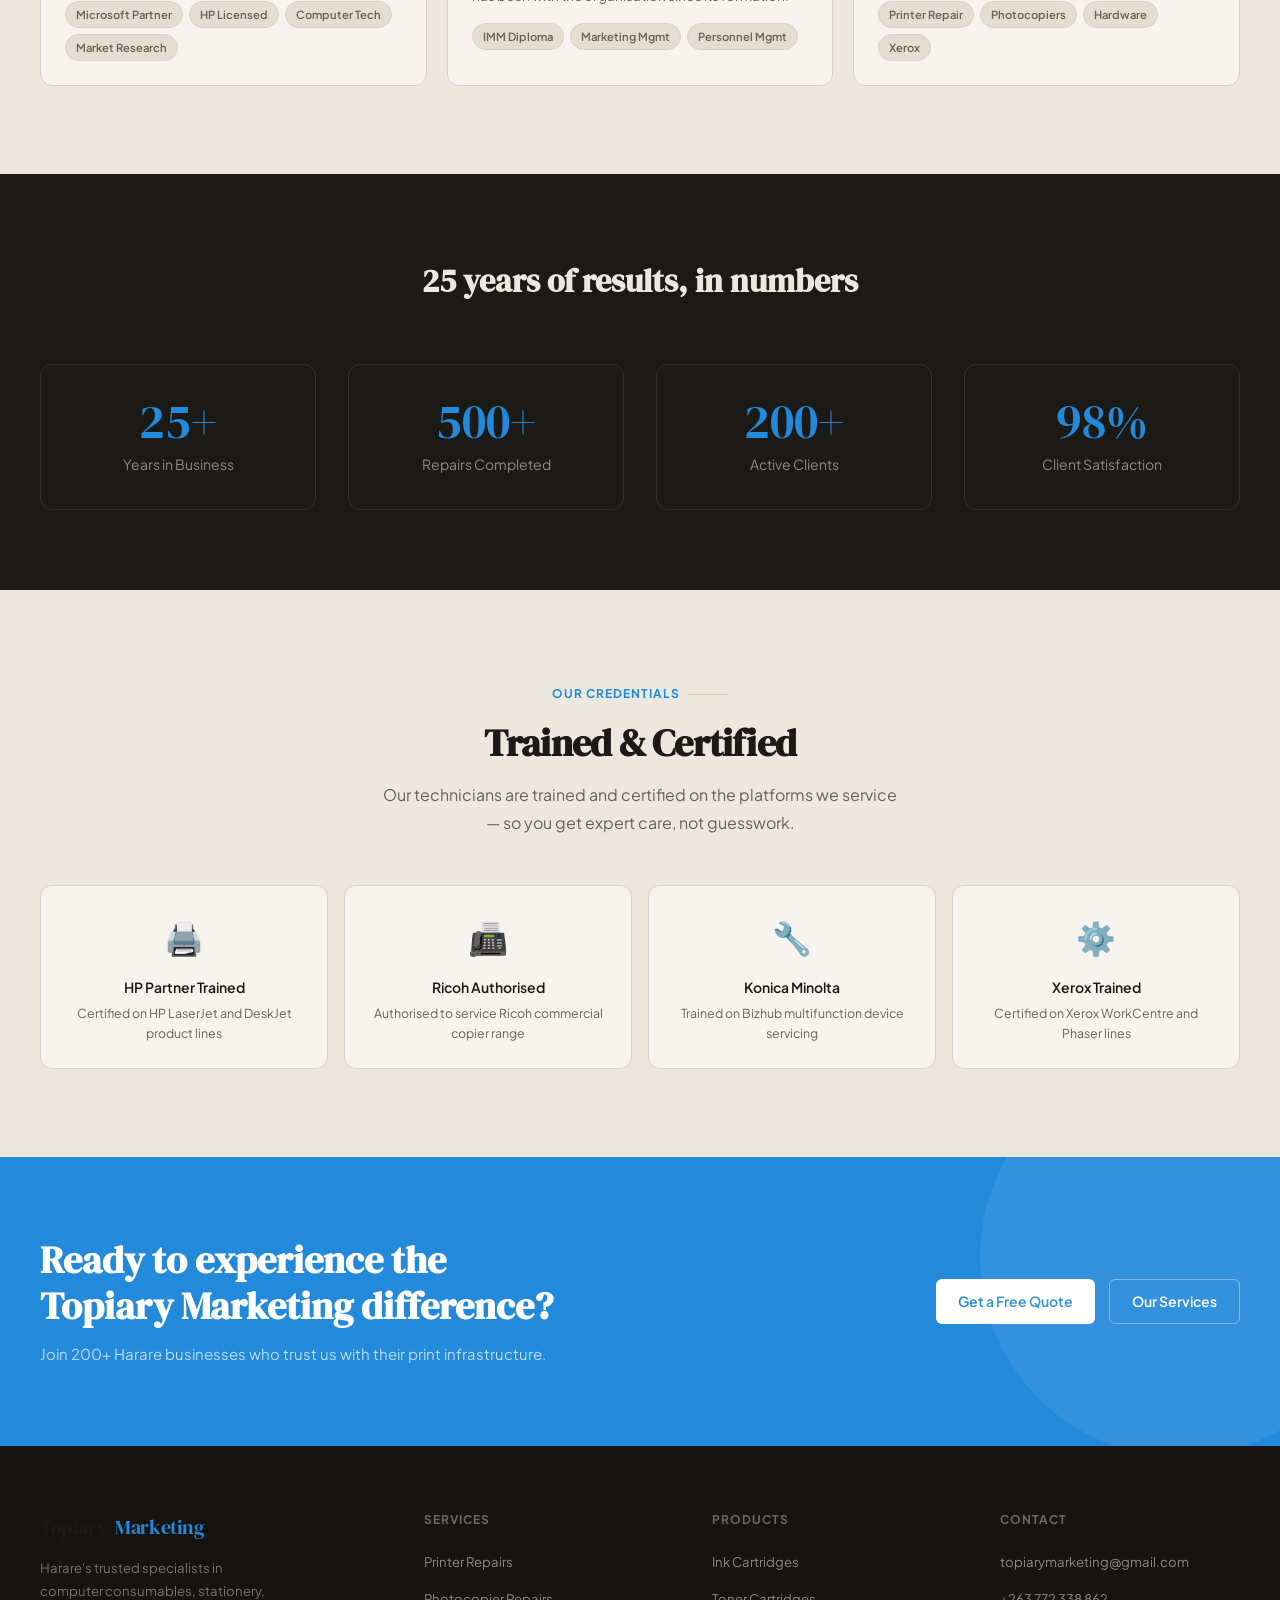
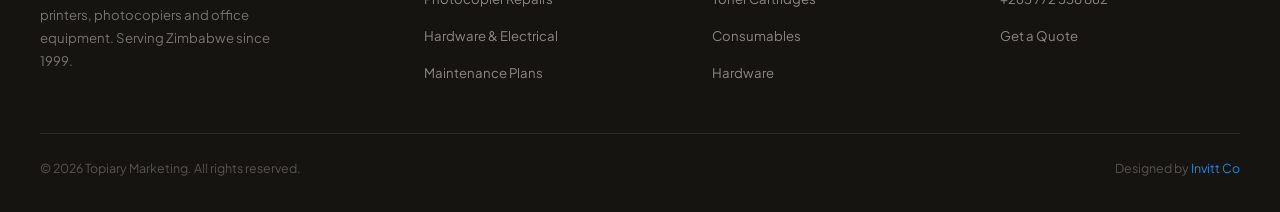
<file: about.html>
<!DOCTYPE html>
<html lang="en">
<head>
<meta charset="UTF-8">
<meta name="viewport" content="width=device-width, initial-scale=1.0">
<title>About Us | Topiary Marketing (Pvt) Ltd – Harare, Zimbabwe</title>
<meta name="description" content="Learn about Topiary Marketing (Pvt) Ltd – incorporated in 1999, led by Jacob Nyamajiwa. Harare's trusted office consumables and equipment supplier."/>

  <!-- Google tag (gtag.js) -->
  <script async src="https://www.googletagmanager.com/gtag/js?id=G-7CKL8JZ4ND"></script>
  <script>
    window.dataLayer = window.dataLayer || [];
    function gtag(){dataLayer.push(arguments);}
    gtag('js', new Date());
    gtag('config', 'G-7CKL8JZ4ND');
  </script>

  <meta name="keywords" content="toner cartridges Zimbabwe, ink cartridges Harare, printer repair Harare, photocopier repair Zimbabwe, office supplies Harare, HP toner Zimbabwe, Canon cartridges Zimbabwe, Xerox Zimbabwe, laptops Harare, stationery Harare, office solutions Zimbabwe"/>
  <meta name="author" content="Topiary Marketing (Pvt) Ltd"/>
  <meta name="robots" content="index, follow"/>
  <link rel="canonical" href="https://topiarymarketing.co.zw/about.html"/>

  <!-- Open Graph -->
  <meta property="og:type" content="website"/>
  <meta property="og:url" content="https://topiarymarketing.co.zw/about.html"/>
  <meta property="og:title" content="About Topiary Marketing | Harare, Zimbabwe"/>
  <meta property="og:description" content="Incorporated in 1999. Microsoft &amp; HP licensed. Supplying toner, ink, printers and office equipment across Zimbabwe."/>
  <meta property="og:image" content="https://topiarymarketing.co.zw/images/social-preview.jpg"/>
  <meta property="og:image:width" content="1200"/>
  <meta property="og:image:height" content="630"/>
  <meta property="og:locale" content="en_ZW"/>
  <meta property="og:site_name" content="Topiary Marketing"/>

  <!-- Twitter Card -->
  <meta name="twitter:card" content="summary_large_image"/>
  <meta name="twitter:url" content="https://topiarymarketing.co.zw/about.html"/>
  <meta name="twitter:title" content="About Topiary Marketing | Harare, Zimbabwe"/>
  <meta name="twitter:description" content="Incorporated in 1999. Microsoft &amp; HP licensed. Supplying toner, ink, printers and office equipment across Zimbabwe."/>
  <meta name="twitter:image" content="https://topiarymarketing.co.zw/images/social-preview.jpg"/>

  <!-- LocalBusiness Schema -->
  <script type="application/ld+json">
  {
    "@context": "https://schema.org",
    "@type": "LocalBusiness",
    "name": "Topiary Marketing (Pvt) Ltd",
    "url": "https://topiarymarketing.co.zw",
    "image": "https://topiarymarketing.co.zw/android-chrome-512x512.png",
    "description": "Zimbabwe's trusted supplier of toner cartridges, ink cartridges, printers, photocopiers, laptops, stationery, and hardware since 1999.",
    "address": {
      "@type": "PostalAddress",
      "streetAddress": "Electra House, 3rd Floor, Office 301, 49 Samora Machel Ave",
      "addressLocality": "Harare",
      "addressCountry": "ZW"
    },
    "telephone": "+263772338862",
    "email": "topiarymarketing@gmail.com",
    "foundingDate": "1999",
    "areaServed": { "@type": "Country", "name": "Zimbabwe" },
    "serviceType": ["Toner Cartridges","Ink Cartridges","Printer Repair","Photocopier Repair","Laptops","Stationery","Hardware","Electrical Supplies"]
  }
  </script>

  <!-- Favicon -->
  <link rel="icon" href="favicon.ico" sizes="any"/>
  <link rel="icon" type="image/png" sizes="16x16" href="favicon-16x16.png"/>
  <link rel="icon" type="image/png" sizes="32x32" href="favicon-32x32.png"/>
  <link rel="icon" type="image/png" sizes="48x48" href="favicon-48x48.png"/>
  <link rel="icon" type="image/png" sizes="96x96" href="favicon-96x96.png"/>
  <link rel="apple-touch-icon" sizes="180x180" href="apple-touch-icon.png"/>
  <link rel="icon" type="image/png" sizes="192x192" href="android-chrome-192x192.png"/>
  <link rel="icon" type="image/png" sizes="512x512" href="android-chrome-512x512.png"/>
<link rel="preconnect" href="https://fonts.googleapis.com">
<link rel="preconnect" href="https://fonts.gstatic.com" crossorigin>
<link href="https://fonts.googleapis.com/css2?family=DM+Serif+Display:ital@0;1&family=Plus+Jakarta+Sans:wght@300;400;500;600;700&display=swap" rel="stylesheet">
<style>
  *, *::before, *::after { box-sizing: border-box; margin: 0; padding: 0; }
  :root {
    --bg: #EDE8DF; --bg-2: #E4DDD2; --surface: #F7F4EF; --surface-2: #EFEBE3;
    --text: #1C1A17; --text-muted: #6B6055; --accent: #2389DA; --accent-dark: #1a6db0;
    --accent-bg: #E8F4FD; --border: #D8D1C5; --green: #2A8A5E; --amber: #C8790A; --white: #FDFCFA;
    --serif: 'DM Serif Display', serif; --sans: 'Plus Jakarta Sans', sans-serif;
    --radius: 12px; --radius-sm: 6px; --transition: 0.3s cubic-bezier(0.4,0,0.2,1);
  }
  html { scroll-behavior: smooth; }
  body { font-family: var(--sans); background: var(--bg); color: var(--text); line-height: 1.7; overflow-x: hidden; }

  /* FLOATING PILL NAVBAR */
  .navbar {
    position: fixed; top: 20px; left: 50%; transform: translateX(-50%);
    z-index: 100; width: calc(100% - 48px); max-width: 860px;
    border-radius: 100px;
    background: rgba(237,232,223,0.72);
    backdrop-filter: blur(20px) saturate(160%);
    -webkit-backdrop-filter: blur(20px) saturate(160%);
    border: 1px solid rgba(255,255,255,0.55);
    box-shadow: 0 4px 24px rgba(28,26,23,0.10), inset 0 1px 0 rgba(255,255,255,0.60);
    transition: box-shadow var(--transition), background var(--transition);
  }
  .navbar.scrolled {
    background: rgba(237,232,223,0.88);
    box-shadow: 0 8px 40px rgba(28,26,23,0.14), inset 0 1px 0 rgba(255,255,255,0.60);
  }
  .nav-inner { padding: 0 8px 0 24px; height: 58px; display: flex; align-items: center; gap: 4px; }
  .logo { font-family: var(--serif); font-size: 1.25rem; color: var(--text); text-decoration: none; letter-spacing: -0.02em; margin-right: auto; white-space: nowrap; display: inline-flex; align-items: center; gap: 8px; }
  .logo-mark { height: 26px; width: auto; display: block; flex-shrink: 0; }
  .logo span { color: var(--accent); }
  .nav-links { list-style: none; display: flex; gap: 2px; }
  .nav-links a { display: block; padding: 7px 13px; font-size: 0.825rem; font-weight: 500; color: var(--text-muted); text-decoration: none; border-radius: 100px; transition: color var(--transition), background var(--transition); }
  .nav-links a:hover, .nav-links a.active { color: var(--text); background: rgba(28,26,23,0.07); }
  .btn { display: inline-flex; align-items: center; gap: 8px; padding: 10px 22px; border-radius: var(--radius-sm); font-family: var(--sans); font-size: 0.875rem; font-weight: 600; cursor: pointer; text-decoration: none; transition: all var(--transition); border: none; }
  .btn-accent { background: var(--accent); color: #fff; }
  .btn-accent:hover { background: var(--accent-dark); transform: translateY(-1px); }
  .btn-outline { background: transparent; color: var(--text); border: 1.5px solid var(--border); }
  .btn-outline:hover { border-color: var(--text); background: var(--surface-2); }
  .nav-cta { padding: 9px 18px; border-radius: 100px; font-size: 0.825rem; }
  .menu-toggle { display: none; background: none; border: none; cursor: pointer; padding: 8px 12px; color: var(--text); font-size: 1.1rem; margin-left: auto; border-radius: 100px; transition: background var(--transition); }
  .menu-toggle:hover { background: rgba(28,26,23,0.07); }
  .mobile-menu { display: none; position: fixed; top: 90px; left: 24px; right: 24px; background: rgba(247,244,239,0.97); backdrop-filter: blur(20px); -webkit-backdrop-filter: blur(20px); border: 1px solid var(--border); border-radius: var(--radius); padding: 12px; z-index: 99; flex-direction: column; gap: 2px; box-shadow: 0 8px 40px rgba(28,26,23,0.12); }
  .mobile-menu.open { display: flex; }
  .mobile-menu a { padding: 11px 16px; color: var(--text); text-decoration: none; font-weight: 500; font-size: 0.9rem; border-radius: var(--radius-sm); transition: background var(--transition); }
  .mobile-menu a:hover { background: var(--surface-2); }

  /* PAGE HERO */
  .page-hero { padding: 148px 24px 96px; background: var(--surface); border-bottom: 1px solid var(--border); position: relative; overflow: hidden; }
  .page-hero::after { content: '"'; position: absolute; bottom: -60px; right: 40px; font-family: var(--serif); font-size: 24rem; color: rgba(200,121,10,0.05); line-height: 1; pointer-events: none; }
  .page-hero-inner { max-width: 1200px; margin: 0 auto; display: grid; grid-template-columns: 1fr 1fr; gap: 80px; align-items: center; }
  .breadcrumb { display: flex; align-items: center; gap: 8px; font-size: 0.8rem; color: var(--text-muted); margin-bottom: 24px; }
  .breadcrumb a { color: var(--text-muted); text-decoration: none; }
  .breadcrumb a:hover { color: var(--accent); }
  .breadcrumb span { color: var(--border); }
  .page-hero h1 { font-family: var(--serif); font-size: clamp(2.4rem, 4vw, 3.5rem); line-height: 1.1; letter-spacing: -0.02em; margin-bottom: 20px; }
  .page-hero h1 em { font-style: italic; color: var(--accent); }
  .page-hero-lead { font-size: 1.0625rem; color: var(--text-muted); line-height: 1.8; margin-bottom: 32px; }
  .hero-founded { display: flex; align-items: center; gap: 16px; padding-top: 28px; border-top: 1px solid var(--border); }
  .founded-num { font-family: var(--serif); font-size: 2.8rem; color: var(--accent); line-height: 1; }
  .founded-text strong { display: block; font-size: 0.9rem; font-weight: 600; }
  .founded-text span { font-size: 0.8rem; color: var(--text-muted); }
  .hero-quote { background: var(--white); border: 1px solid var(--border); border-radius: var(--radius); padding: 36px; position: relative; }
  .hero-quote::before { content: '\201C'; font-family: var(--serif); font-size: 5rem; color: var(--accent); line-height: 0.6; position: absolute; top: 28px; left: 28px; opacity: 0.3; }
  .hero-quote blockquote { font-family: var(--serif); font-size: 1.25rem; line-height: 1.6; color: var(--text); padding-top: 28px; }
  .hero-quote cite { display: block; margin-top: 20px; font-size: 0.825rem; color: var(--text-muted); font-style: normal; }
  .hero-quote cite strong { color: var(--text); font-weight: 600; }

  /* SECTION */
  .section { padding: 88px 24px; }
  .section-inner { max-width: 1200px; margin: 0 auto; }
  .section-label { display: inline-flex; align-items: center; gap: 8px; font-size: 0.75rem; font-weight: 700; letter-spacing: 0.08em; text-transform: uppercase; color: var(--accent); margin-bottom: 16px; }
  .section-label::after { content: ''; flex: 1; min-width: 40px; height: 1px; background: rgba(200,121,10,0.3); }
  .section-title { font-family: var(--serif); font-size: clamp(1.8rem, 3vw, 2.6rem); line-height: 1.15; letter-spacing: -0.02em; margin-bottom: 16px; }
  .section-sub { font-size: 1rem; color: var(--text-muted); max-width: 520px; line-height: 1.75; }

  /* STORY */
  .story-grid { display: grid; grid-template-columns: 1fr 1fr; gap: 80px; align-items: start; }
  .story-text p { font-size: 0.9375rem; color: var(--text-muted); line-height: 1.85; margin-bottom: 20px; }
  .story-milestones { display: flex; flex-direction: column; gap: 0; }
  .milestone { display: flex; gap: 24px; }
  .milestone-left { display: flex; flex-direction: column; align-items: center; gap: 0; flex-shrink: 0; }
  .milestone-year { font-family: var(--serif); font-size: 1rem; color: var(--accent); font-weight: 400; min-width: 48px; text-align: center; }
  .milestone-dot { width: 12px; height: 12px; border-radius: 50%; background: var(--accent); border: 2px solid var(--bg); box-shadow: 0 0 0 3px rgba(200,121,10,0.2); flex-shrink: 0; margin: 4px 0; }
  .milestone-line { width: 2px; flex: 1; background: var(--border); min-height: 40px; }
  .milestone:last-child .milestone-line { display: none; }
  .milestone-content { padding-bottom: 36px; }
  .milestone-content h4 { font-size: 0.9375rem; font-weight: 600; margin-bottom: 4px; }
  .milestone-content p { font-size: 0.825rem; color: var(--text-muted); line-height: 1.65; }

  /* VALUES */
  .values-section { background: var(--surface); }
  .values-grid { display: grid; grid-template-columns: repeat(3, 1fr); gap: 20px; margin-top: 56px; }
  .value-card { background: var(--white); border: 1px solid var(--border); border-radius: var(--radius); padding: 32px; transition: all var(--transition); }
  .value-card:hover { transform: translateY(-4px); box-shadow: 0 10px 32px rgba(28,26,23,0.08); }
  .value-icon { font-size: 2rem; margin-bottom: 16px; }
  .value-card h3 { font-family: var(--serif); font-size: 1.3rem; margin-bottom: 10px; }
  .value-card p { font-size: 0.875rem; color: var(--text-muted); line-height: 1.75; }

  /* TEAM */
  .team-grid { display: grid; grid-template-columns: repeat(3, 1fr); gap: 20px; }
  .team-card { background: var(--surface); border: 1px solid var(--border); border-radius: var(--radius); overflow: hidden; transition: all var(--transition); }
  .team-card:hover { transform: translateY(-4px); box-shadow: 0 12px 32px rgba(28,26,23,0.09); }
  .team-avatar { height: 180px; display: flex; align-items: center; justify-content: center; font-size: 4rem; background: var(--bg-2); border-bottom: 1px solid var(--border); }
  .team-body { padding: 24px; }
  .team-name { font-family: var(--serif); font-size: 1.2rem; margin-bottom: 2px; }
  .team-role { font-size: 0.8rem; font-weight: 600; color: var(--accent); letter-spacing: 0.04em; text-transform: uppercase; margin-bottom: 12px; }
  .team-bio { font-size: 0.85rem; color: var(--text-muted); line-height: 1.7; }
  .team-skills { display: flex; flex-wrap: wrap; gap: 6px; margin-top: 16px; }
  .skill-tag { padding: 3px 10px; background: var(--bg-2); border: 1px solid var(--border); border-radius: 100px; font-size: 0.7rem; font-weight: 600; color: var(--text-muted); }

  /* STATS */
  .stats-section { background: var(--text); padding: 80px 24px; }
  .stats-inner { max-width: 1200px; margin: 0 auto; text-align: center; }
  .stats-title { font-family: var(--serif); font-size: clamp(1.6rem, 2.5vw, 2.2rem); color: var(--bg); margin-bottom: 56px; }
  .stats-grid { display: grid; grid-template-columns: repeat(4, 1fr); gap: 32px; }
  .stat-card { padding: 32px 20px; border: 1px solid rgba(237,232,223,0.1); border-radius: var(--radius); }
  .stat-num { font-family: var(--serif); font-size: 3rem; color: var(--accent); line-height: 1; margin-bottom: 8px; }
  .stat-label { font-size: 0.875rem; color: rgba(237,232,223,0.55); }

  /* CERTIFICATIONS */
  .certs-grid { display: grid; grid-template-columns: repeat(4, 1fr); gap: 16px; margin-top: 48px; }
  .cert-card { background: var(--surface); border: 1px solid var(--border); border-radius: var(--radius); padding: 24px; text-align: center; transition: all var(--transition); }
  .cert-card:hover { transform: translateY(-3px); border-color: rgba(200,121,10,0.3); }
  .cert-icon { font-size: 2rem; margin-bottom: 12px; }
  .cert-card h4 { font-size: 0.875rem; font-weight: 600; margin-bottom: 4px; }
  .cert-card p { font-size: 0.775rem; color: var(--text-muted); line-height: 1.6; }

  /* CTA */
  .cta-strip { background: var(--accent); padding: 80px 24px; position: relative; overflow: hidden; }
  .cta-strip::before { content: ''; position: absolute; top: -100px; right: -100px; width: 400px; height: 400px; border-radius: 50%; background: rgba(255,255,255,0.07); }
  .cta-inner { max-width: 1200px; margin: 0 auto; display: flex; align-items: center; justify-content: space-between; gap: 40px; flex-wrap: wrap; }
  .cta-text h2 { font-family: var(--serif); font-size: clamp(1.8rem, 3vw, 2.5rem); color: #fff; line-height: 1.2; margin-bottom: 12px; }
  .cta-text p { font-size: 0.9375rem; color: rgba(255,255,255,0.7); }
  .cta-actions { display: flex; gap: 14px; flex-shrink: 0; }
  .btn-white { background: #fff; color: var(--accent); }
  .btn-white:hover { background: var(--surface); transform: translateY(-1px); }
  .btn-border { background: transparent; color: #fff; border: 1.5px solid rgba(255,255,255,0.4); }
  .btn-border:hover { border-color: #fff; background: rgba(255,255,255,0.1); }

  footer { background: #161410; padding: 64px 24px 32px; }
  .footer-inner { max-width: 1200px; margin: 0 auto; }
  .footer-grid { display: grid; grid-template-columns: 1.4fr 1fr 1fr 1fr; gap: 48px; margin-bottom: 48px; }
  .footer-brand p { font-size: 0.825rem; color: rgba(237,232,223,0.45); line-height: 1.75; max-width: 240px; margin-top: 12px; }
  .footer-col h4 { font-size: 0.75rem; font-weight: 700; letter-spacing: 0.08em; text-transform: uppercase; color: rgba(237,232,223,0.4); margin-bottom: 16px; }
  .footer-col ul { list-style: none; display: flex; flex-direction: column; gap: 10px; }
  .footer-col ul a { font-size: 0.825rem; color: rgba(237,232,223,0.55); text-decoration: none; transition: color var(--transition); }
  .footer-col ul a:hover { color: var(--bg); }
  .footer-bottom { border-top: 1px solid rgba(237,232,223,0.1); padding-top: 24px; display: flex; align-items: center; justify-content: space-between; flex-wrap: wrap; gap: 12px; }
  .footer-bottom p { font-size: 0.775rem; color: rgba(237,232,223,0.3); }
  .footer-bottom a { color: var(--accent); text-decoration: none; }

  .reveal { opacity: 0; transform: translateY(28px); transition: opacity 0.7s ease, transform 0.7s ease; }
  .reveal.visible { opacity: 1; transform: translateY(0); }
  .reveal-delay-1 { transition-delay: 0.1s; } .reveal-delay-2 { transition-delay: 0.2s; } .reveal-delay-3 { transition-delay: 0.3s; }

  @media (max-width: 1024px) { .stats-grid { grid-template-columns: repeat(2, 1fr); } .certs-grid { grid-template-columns: repeat(2, 1fr); } .footer-grid { grid-template-columns: 1fr 1fr; gap: 32px; } }
  @media (max-width: 768px) { .navbar { top: 12px; width: calc(100% - 32px); } .nav-links, .navbar .btn { display: none; } .menu-toggle { display: block; } .page-hero-inner { grid-template-columns: 1fr; } .story-grid { grid-template-columns: 1fr; gap: 48px; } .values-grid { grid-template-columns: 1fr; } .team-grid { grid-template-columns: 1fr; } .stats-grid { grid-template-columns: repeat(2, 1fr); } .cta-inner { flex-direction: column; text-align: center; } .footer-grid { grid-template-columns: 1fr; gap: 28px; } .footer-bottom { flex-direction: column; text-align: center; } }
</style>
</head>
<body>

<nav class="navbar" id="navbar">
  <div class="nav-inner">
    <a href="index.html" class="logo"><img src="images/logo-mark.png" alt="Topiary Marketing logo" class="logo-mark"/>Topiary<span> Marketing</span></a>
    <ul class="nav-links">
      <li><a href="index.html">Home</a></li>
      <li><a href="services.html">Services</a></li>
      <li><a href="products.html">Products</a></li>
      <li><a href="about.html" class="active">About</a></li>
      <li><a href="contact.html">Contact</a></li>
    </ul>
    <a href="contact.html" class="btn btn-accent nav-cta">Get a Quote</a>
    <button class="menu-toggle" id="menuToggle" aria-label="Toggle menu" aria-expanded="false">&#9776;</button>
  </div>
</nav>
<div class="mobile-menu" id="mobileMenu">
  <a href="index.html">Home</a>
  <a href="services.html">Services</a>
  <a href="products.html">Products</a>
  <a href="about.html">About</a>
  <a href="contact.html">Contact</a>
  <a href="contact.html" class="btn btn-accent" style="margin-top:8px;">Get a Quote</a>
</div>

<!-- PAGE HERO -->
<section class="page-hero">
  <div class="page-hero-inner">
    <div>
      <div class="breadcrumb"><a href="index.html">Home</a><span>/</span><span>About</span></div>
      <h1>Built on Trust,<br>Driven by <em>Expertise.</em></h1>
      <p class="page-hero-lead">Topiary Marketing (Pvt) Ltd was founded to deliver the right product and service, first time, at the most competitive cost — and that commitment has guided us since 1999.</p>
      <div class="hero-founded">
        <div class="founded-num">1999</div>
        <div class="founded-text"><strong>Year Founded</strong><span>Over 25 years of uninterrupted service in Harare</span></div>
      </div>
    </div>
    <div class="hero-quote reveal">
      <blockquote>We don't just repair printers — we keep your business moving. Every call we take is a promise to respond fast, fix it right, and make sure it doesn't happen again.</blockquote>
      <cite><strong>Jacob Nyamajiwa</strong> — Managing Director, Topiary Marketing (Pvt) Ltd</cite>
    </div>
  </div>
</section>

<!-- OUR STORY -->
<section class="section">
  <div class="section-inner">
    
<div style="max-width:1200px;margin:0 auto 0;padding:0 24px;">
  <div style="border-radius:var(--radius);overflow:hidden;box-shadow:0 16px 48px rgba(28,26,23,0.12);max-height:420px;">
    <img src="images/about.jpg" alt="Topiary Marketing team — Harare office equipment specialists" width="1200" height="420" loading="lazy" style="width:100%;height:420px;object-fit:cover;display:block;"/>
  </div>
</div>

    <div class="story-grid">
      <div class="story-text reveal">
        <div class="section-label">Our Story</div>
        <h2 class="section-title">From One Technician to Harare's Trusted Print Partner</h2>
        <p>Topiary Marketing (Private) Limited was incorporated on 22 February 1999 under the Companies Act (Chapter 24:03). From the start, the company focused on supplying and servicing computer consumables, printers, photocopiers, office stationery and hardware — meeting a clear need in Harare's business community for reliable, high-quality products at competitive prices.</p>
        <p>The solution was simple in concept: build a business that could respond fast, fix things properly, and supply quality consumables without businesses having to wait days or import at great cost.</p>
        <p>Over the years, the team grew and the product range expanded to include toner cartridges, ink cartridges, laptops, photocopiers, office stationery, hardware and electrical items. Today, Topiary Marketing proudly serves businesses across Harare — from small law firms to large corporate offices, schools, and government departments.</p>
        <a href="contact.html" class="btn btn-accent" style="margin-top: 16px;">Work With Us &#8594;</a>
      </div>
      <div class="reveal">
        <div class="section-label" style="margin-bottom: 32px;">Our Journey</div>
        <div class="story-milestones">
          <div class="milestone">
            <div class="milestone-left"><span class="milestone-year">1999</span><div class="milestone-dot"></div><div class="milestone-line"></div></div>
            <div class="milestone-content"><h4>Topiary Marketing Founded</h4><p>Incorporated on 22 February 1999 under the Companies Act. Started supplying computer consumables and office equipment in Harare.</p></div>
          </div>
          <div class="milestone">
            <div class="milestone-left"><span class="milestone-year">2016</span><div class="milestone-dot"></div><div class="milestone-line"></div></div>
            <div class="milestone-content"><h4>Consumables Range Launched</h4><p>We begin stocking ink and toner cartridges, becoming a one-stop destination for print needs.</p></div>
          </div>
          <div class="milestone">
            <div class="milestone-left"><span class="milestone-year">2018</span><div class="milestone-dot"></div><div class="milestone-line"></div></div>
            <div class="milestone-content"><h4>Team Expansion</h4><p>Jacob Nyamajiwa and Alice John lead the team to expand the product range and client base across Harare.</p></div>
          </div>
          <div class="milestone">
            <div class="milestone-left"><span class="milestone-year">2021</span><div class="milestone-dot"></div><div class="milestone-line"></div></div>
            <div class="milestone-content"><h4>Photocopier Division</h4><p>We expand into full commercial photocopier servicing, partnering with Ricoh, Xerox, and Konica Minolta.</p></div>
          </div>
          <div class="milestone">
            <div class="milestone-left"><span class="milestone-year">2026</span><div class="milestone-dot"></div><div class="milestone-line"></div></div>
            <div class="milestone-content"><h4>200+ Clients Served</h4><p>Topiary Marketing now serves hundreds of businesses across Harare, supplying consumables, hardware, and office equipment.</p></div>
          </div>
        </div>
      </div>
    </div>
  </div>
</section>

<!-- VALUES -->
<section class="section values-section">
  <div class="section-inner">
    <div class="reveal" style="text-align: center;">
      <div class="section-label" style="justify-content: center;">What We Stand For</div>
      <h2 class="section-title">Our Core Values</h2>
      <p class="section-sub" style="margin: 0 auto;">Everything we do is guided by these principles — and our clients feel the difference.</p>
    </div>
    <div class="values-grid">
      <div class="value-card reveal reveal-delay-1">
        <div class="value-icon">⚡</div>
        <h3>Speed</h3>
        <p>Downtime costs money. We respond fast, diagnose accurately, and get equipment back in service as quickly as possible — often same day.</p>
      </div>
      <div class="value-card reveal reveal-delay-2">
        <div class="value-icon">🎯</div>
        <h3>Precision</h3>
        <p>We don't guess. Every repair is backed by careful diagnosis and technical expertise. We fix the root cause, not just the symptom.</p>
      </div>
      <div class="value-card reveal reveal-delay-3">
        <div class="value-icon">🤝</div>
        <h3>Honesty</h3>
        <p>We give you straight answers and fair prices. If a repair isn't worth it, we'll tell you. Your trust matters more than a single transaction.</p>
      </div>
    </div>
  </div>
</section>

<!-- TEAM -->
<section class="section">
  <div class="section-inner">
    <div class="section-header reveal" style="margin-bottom: 48px;">
      <div class="section-label">The People Behind Topiary Marketing</div>
      <h2 class="section-title">Meet Our Team</h2>
      <p class="section-sub">Experienced, certified, and passionate about keeping your business running.</p>
    </div>
    <div class="team-grid">
      <div class="team-card reveal reveal-delay-1">
        <div class="team-avatar">👨🏿‍🔧</div>
        <div class="team-body">
          <div class="team-name">Jacob Nyamajiwa</div>
          <div class="team-role">Managing Director</div>
          <p class="team-bio">Serving as Managing Director since the company's founding in February 1999. Holds a licence of agency from Microsoft and Hewlett Packard and is a fellow of the Institute of Computer Technicians.</p>
          <div class="team-skills"><span class="skill-tag">Microsoft Partner</span><span class="skill-tag">HP Licensed</span><span class="skill-tag">Computer Tech</span><span class="skill-tag">Market Research</span></div>
        </div>
      </div>
      <div class="team-card reveal reveal-delay-2">
        <div class="team-avatar">👩🏿‍💼</div>
        <div class="team-body">
          <div class="team-name">Alice John</div>
          <div class="team-role">Marketing, Research & Development Director</div>
          <p class="team-bio">Holds a Diploma in Marketing Management from the Institute of Marketing Management (IMM). Has vast experience in marketing personnel management and has been with the organisation since its formation.</p>
          <div class="team-skills"><span class="skill-tag">IMM Diploma</span><span class="skill-tag">Marketing Mgmt</span><span class="skill-tag">Personnel Mgmt</span></div>
        </div>
      </div>
      <div class="team-card reveal reveal-delay-3">
        <div class="team-avatar">👨🏿‍💻</div>
        <div class="team-body">
          <div class="team-name">Operations Team</div>
          <div class="team-role">Technical &amp; Operations</div>
          <p class="team-bio">Our technical and operations team handles on-site visits, printer and photocopier servicing, network setup, hardware supply and electrical diagnostics across Harare.</p>
          <div class="team-skills"><span class="skill-tag">Printer Repair</span><span class="skill-tag">Photocopiers</span><span class="skill-tag">Hardware</span><span class="skill-tag">Xerox</span></div>
        </div>
      </div>
    </div>
  </div>
</section>

<!-- STATS -->
<section class="stats-section">
  <div class="stats-inner">
    <h2 class="stats-title reveal">25 years of results, in numbers</h2>
    <div class="stats-grid">
      <div class="stat-card reveal reveal-delay-1"><div class="stat-num">25+</div><div class="stat-label">Years in Business</div></div>
      <div class="stat-card reveal reveal-delay-2"><div class="stat-num">500+</div><div class="stat-label">Repairs Completed</div></div>
      <div class="stat-card reveal reveal-delay-3"><div class="stat-num">200+</div><div class="stat-label">Active Clients</div></div>
      <div class="stat-card reveal reveal-delay-3"><div class="stat-num">98%</div><div class="stat-label">Client Satisfaction</div></div>
    </div>
  </div>
</section>

<!-- CERTIFICATIONS -->
<section class="section">
  <div class="section-inner">
    <div class="reveal" style="text-align: center; margin-bottom: 0;">
      <div class="section-label" style="justify-content: center;">Our Credentials</div>
      <h2 class="section-title">Trained & Certified</h2>
      <p class="section-sub" style="margin: 0 auto;">Our technicians are trained and certified on the platforms we service — so you get expert care, not guesswork.</p>
    </div>
    <div class="certs-grid">
      <div class="cert-card reveal reveal-delay-1"><div class="cert-icon">🖨️</div><h4>HP Partner Trained</h4><p>Certified on HP LaserJet and DeskJet product lines</p></div>
      <div class="cert-card reveal reveal-delay-2"><div class="cert-icon">📠</div><h4>Ricoh Authorised</h4><p>Authorised to service Ricoh commercial copier range</p></div>
      <div class="cert-card reveal reveal-delay-3"><div class="cert-icon">🔧</div><h4>Konica Minolta</h4><p>Trained on Bizhub multifunction device servicing</p></div>
      <div class="cert-card reveal reveal-delay-3"><div class="cert-icon">⚙️</div><h4>Xerox Trained</h4><p>Certified on Xerox WorkCentre and Phaser lines</p></div>
    </div>
  </div>
</section>

<!-- CTA -->
<div class="cta-strip">
  <div class="cta-inner">
    <div class="cta-text">
      <h2>Ready to experience the<br>Topiary Marketing difference?</h2>
      <p>Join 200+ Harare businesses who trust us with their print infrastructure.</p>
    </div>
    <div class="cta-actions">
      <a href="contact.html" class="btn btn-white">Get a Free Quote</a>
      <a href="services.html" class="btn btn-border">Our Services</a>
    </div>
  </div>
</div>

<footer>
  <div class="footer-inner">
    <div class="footer-grid">
      <div class="footer-brand"><a href="index.html" class="logo">Topiary<span> Marketing</span></a><p>Harare's trusted specialists in computer consumables, stationery, printers, photocopiers and office equipment. Serving Zimbabwe since 1999.</p></div>
      <div class="footer-col"><h4>Services</h4><ul><li><a href="services.html">Printer Repairs</a></li><li><a href="services.html">Photocopier Repairs</a></li><li><a href="services.html">Hardware &amp; Electrical</a></li><li><a href="services.html">Maintenance Plans</a></li></ul></div>
      <div class="footer-col"><h4>Products</h4><ul><li><a href="products.html">Ink Cartridges</a></li><li><a href="products.html">Toner Cartridges</a></li><li><a href="products.html">Consumables</a></li><li><a href="products.html">Hardware</a></li></ul></div>
      <div class="footer-col"><h4>Contact</h4><ul><li><a href="mailto:topiarymarketing@gmail.com">topiarymarketing@gmail.com</a></li><li><a href="tel:+263772338862">+263 772 338 862</a></li><li><a href="contact.html">Get a Quote</a></li></ul></div>
    </div>
    <div class="footer-bottom"><p>&copy; 2026 Topiary Marketing. All rights reserved.</p><p>Designed by <a href="https://invitt.co.zw" target="_blank">Invitt Co</a></p></div>
  </div>
</footer>

<script>
  const navbar = document.getElementById('navbar');
  window.addEventListener('scroll', () => { navbar.classList.toggle('scrolled', window.scrollY > 20); });
  const menuToggle = document.getElementById('menuToggle');
  const mobileMenu = document.getElementById('mobileMenu');
  menuToggle.addEventListener('click', () => {
    const isOpen = mobileMenu.classList.toggle('open');
    menuToggle.setAttribute('aria-expanded', isOpen);
    menuToggle.innerHTML = isOpen ? '&#x2715;' : '&#9776;';
  });
  const reveals = document.querySelectorAll('.reveal');
  const observer = new IntersectionObserver((entries) => { entries.forEach(e => { if (e.isIntersecting) { e.target.classList.add('visible'); observer.unobserve(e.target); } }); }, { threshold: 0.1 });
  reveals.forEach(el => observer.observe(el));
</script>
</body>
</html>
</file>
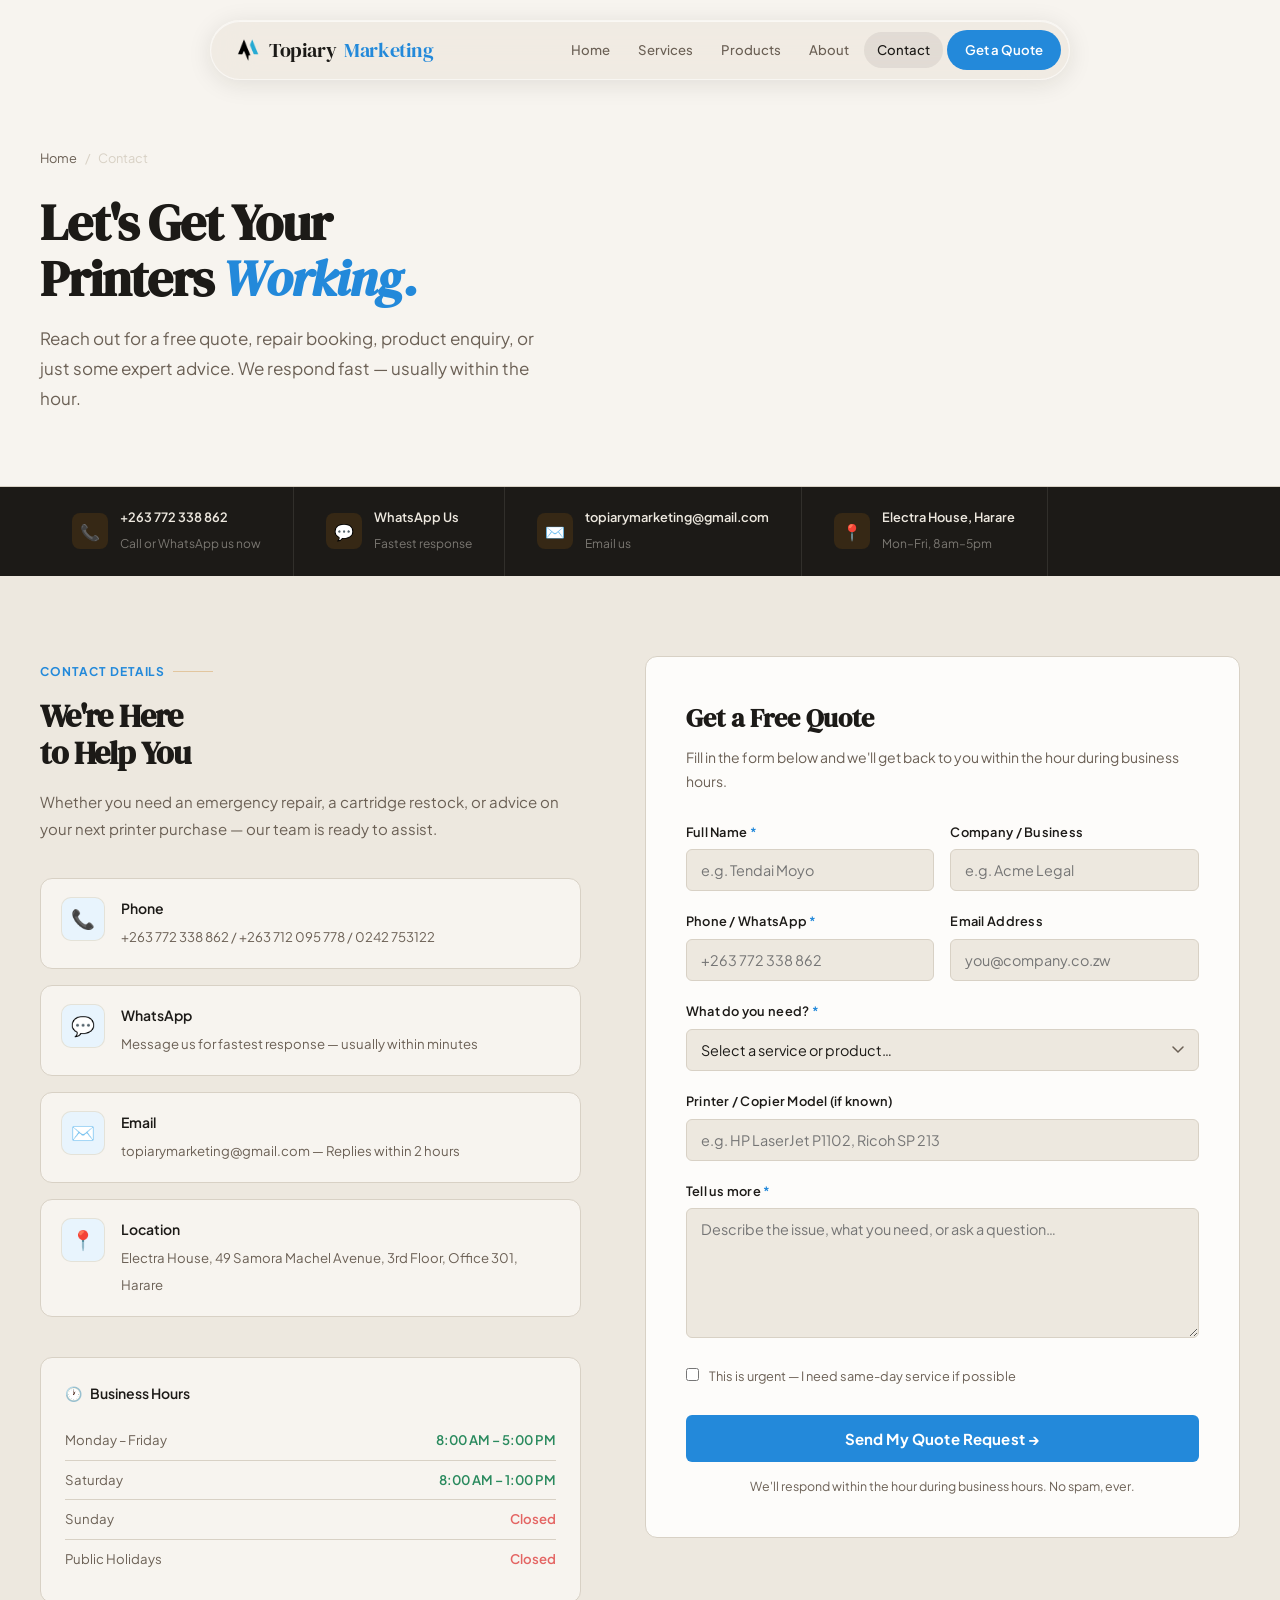
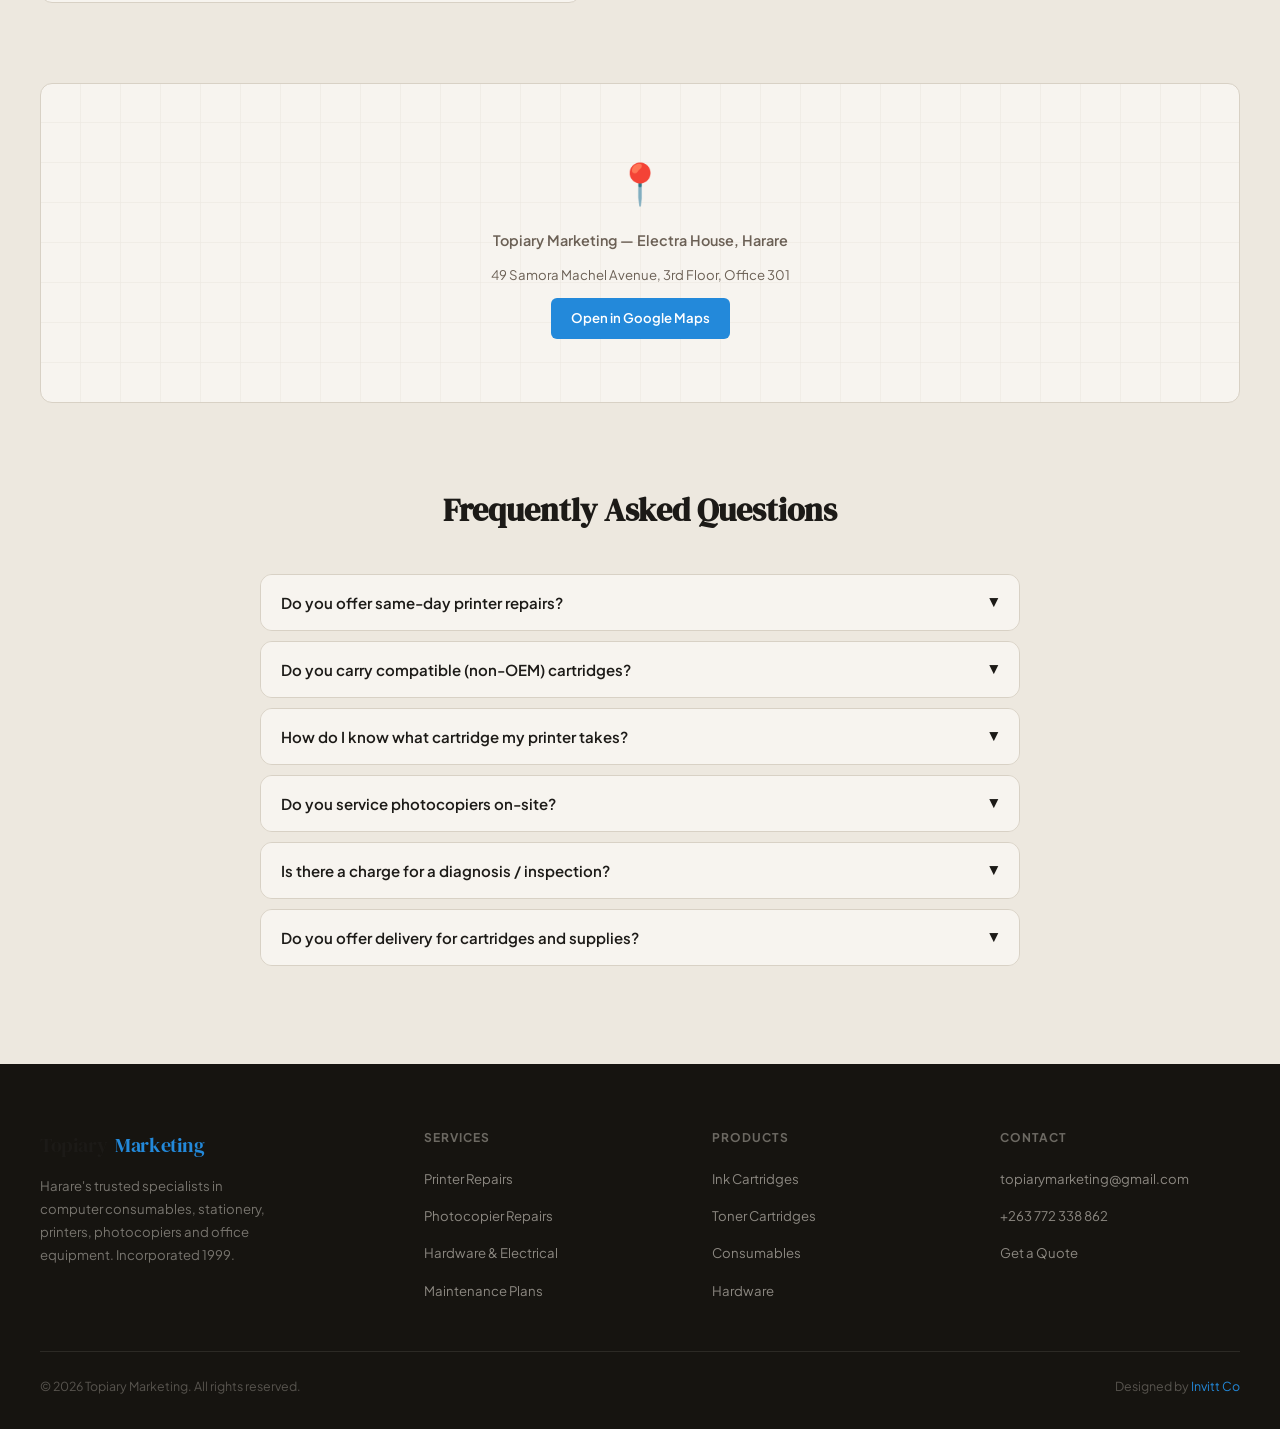
<file: contact.html>
<!DOCTYPE html>
<html lang="en">
<head>
<meta charset="UTF-8">
<meta name="viewport" content="width=device-width, initial-scale=1.0">
<title>Contact Us | Topiary Marketing (Pvt) Ltd – Electra House, Harare</title>
<meta name="description" content="Contact Topiary Marketing at Electra House, 49 Samora Machel Avenue, Harare. Call +263 772 338 862 or email topiarymarketing@gmail.com."/>

  <!-- Google tag (gtag.js) -->
  <script async src="https://www.googletagmanager.com/gtag/js?id=G-7CKL8JZ4ND"></script>
  <script>
    window.dataLayer = window.dataLayer || [];
    function gtag(){dataLayer.push(arguments);}
    gtag('js', new Date());
    gtag('config', 'G-7CKL8JZ4ND');
  </script>

  <meta name="keywords" content="toner cartridges Zimbabwe, ink cartridges Harare, printer repair Harare, photocopier repair Zimbabwe, office supplies Harare, HP toner Zimbabwe, Canon cartridges Zimbabwe, Xerox Zimbabwe, laptops Harare, stationery Harare, office solutions Zimbabwe"/>
  <meta name="author" content="Topiary Marketing (Pvt) Ltd"/>
  <meta name="robots" content="index, follow"/>
  <link rel="canonical" href="https://topiarymarketing.co.zw/contact.html"/>

  <!-- Open Graph -->
  <meta property="og:type" content="website"/>
  <meta property="og:url" content="https://topiarymarketing.co.zw/contact.html"/>
  <meta property="og:title" content="Contact Topiary Marketing – Harare, Zimbabwe"/>
  <meta property="og:description" content="Electra House, 49 Samora Machel Ave, 3rd Floor, Harare. Call +263 772 338 862 or email topiarymarketing@gmail.com."/>
  <meta property="og:image" content="https://topiarymarketing.co.zw/images/social-preview.jpg"/>
  <meta property="og:image:width" content="1200"/>
  <meta property="og:image:height" content="630"/>
  <meta property="og:locale" content="en_ZW"/>
  <meta property="og:site_name" content="Topiary Marketing"/>

  <!-- Twitter Card -->
  <meta name="twitter:card" content="summary_large_image"/>
  <meta name="twitter:url" content="https://topiarymarketing.co.zw/contact.html"/>
  <meta name="twitter:title" content="Contact Topiary Marketing – Harare, Zimbabwe"/>
  <meta name="twitter:description" content="Electra House, 49 Samora Machel Ave, 3rd Floor, Harare. Call +263 772 338 862 or email topiarymarketing@gmail.com."/>
  <meta name="twitter:image" content="https://topiarymarketing.co.zw/images/social-preview.jpg"/>

  <!-- LocalBusiness Schema -->
  <script type="application/ld+json">
  {
    "@context": "https://schema.org",
    "@type": "LocalBusiness",
    "name": "Topiary Marketing (Pvt) Ltd",
    "url": "https://topiarymarketing.co.zw",
    "image": "https://topiarymarketing.co.zw/android-chrome-512x512.png",
    "description": "Zimbabwe's trusted supplier of toner cartridges, ink cartridges, printers, photocopiers, laptops, stationery, and hardware since 1999.",
    "address": {
      "@type": "PostalAddress",
      "streetAddress": "Electra House, 3rd Floor, Office 301, 49 Samora Machel Ave",
      "addressLocality": "Harare",
      "addressCountry": "ZW"
    },
    "telephone": "+263772338862",
    "email": "topiarymarketing@gmail.com",
    "foundingDate": "1999",
    "areaServed": { "@type": "Country", "name": "Zimbabwe" },
    "serviceType": ["Toner Cartridges","Ink Cartridges","Printer Repair","Photocopier Repair","Laptops","Stationery","Hardware","Electrical Supplies"]
  }
  </script>

  <!-- Favicon -->
  <link rel="icon" href="favicon.ico" sizes="any"/>
  <link rel="icon" type="image/png" sizes="16x16" href="favicon-16x16.png"/>
  <link rel="icon" type="image/png" sizes="32x32" href="favicon-32x32.png"/>
  <link rel="icon" type="image/png" sizes="48x48" href="favicon-48x48.png"/>
  <link rel="icon" type="image/png" sizes="96x96" href="favicon-96x96.png"/>
  <link rel="apple-touch-icon" sizes="180x180" href="apple-touch-icon.png"/>
  <link rel="icon" type="image/png" sizes="192x192" href="android-chrome-192x192.png"/>
  <link rel="icon" type="image/png" sizes="512x512" href="android-chrome-512x512.png"/>
<link rel="preconnect" href="https://fonts.googleapis.com">
<link rel="preconnect" href="https://fonts.gstatic.com" crossorigin>
<link href="https://fonts.googleapis.com/css2?family=DM+Serif+Display:ital@0;1&family=Plus+Jakarta+Sans:wght@300;400;500;600;700&display=swap" rel="stylesheet">
<style>
  *, *::before, *::after { box-sizing: border-box; margin: 0; padding: 0; }
  :root {
    --bg: #EDE8DF; --bg-2: #E4DDD2; --surface: #F7F4EF; --surface-2: #EFEBE3;
    --text: #1C1A17; --text-muted: #6B6055; --accent: #2389DA; --accent-dark: #1a6db0;
    --accent-bg: #E8F4FD; --border: #D8D1C5; --green: #2A8A5E; --amber: #C8790A; --white: #FDFCFA;
    --serif: 'DM Serif Display', serif; --sans: 'Plus Jakarta Sans', sans-serif;
    --radius: 12px; --radius-sm: 6px; --transition: 0.3s cubic-bezier(0.4,0,0.2,1);
  }
  html { scroll-behavior: smooth; }
  body { font-family: var(--sans); background: var(--bg); color: var(--text); line-height: 1.7; overflow-x: hidden; }

  /* FLOATING PILL NAVBAR */
  .navbar {
    position: fixed; top: 20px; left: 50%; transform: translateX(-50%);
    z-index: 100; width: calc(100% - 48px); max-width: 860px;
    border-radius: 100px;
    background: rgba(237,232,223,0.72);
    backdrop-filter: blur(20px) saturate(160%);
    -webkit-backdrop-filter: blur(20px) saturate(160%);
    border: 1px solid rgba(255,255,255,0.55);
    box-shadow: 0 4px 24px rgba(28,26,23,0.10), inset 0 1px 0 rgba(255,255,255,0.60);
    transition: box-shadow var(--transition), background var(--transition);
  }
  .navbar.scrolled {
    background: rgba(237,232,223,0.88);
    box-shadow: 0 8px 40px rgba(28,26,23,0.14), inset 0 1px 0 rgba(255,255,255,0.60);
  }
  .nav-inner { padding: 0 8px 0 24px; height: 58px; display: flex; align-items: center; gap: 4px; }
  .logo { font-family: var(--serif); font-size: 1.25rem; color: var(--text); text-decoration: none; letter-spacing: -0.02em; margin-right: auto; white-space: nowrap; display: inline-flex; align-items: center; gap: 8px; }
  .logo-mark { height: 26px; width: auto; display: block; flex-shrink: 0; }
  .logo span { color: var(--accent); }
  .nav-links { list-style: none; display: flex; gap: 2px; }
  .nav-links a { display: block; padding: 7px 13px; font-size: 0.825rem; font-weight: 500; color: var(--text-muted); text-decoration: none; border-radius: 100px; transition: color var(--transition), background var(--transition); }
  .nav-links a:hover, .nav-links a.active { color: var(--text); background: rgba(28,26,23,0.07); }
  .btn { display: inline-flex; align-items: center; gap: 8px; padding: 10px 22px; border-radius: var(--radius-sm); font-family: var(--sans); font-size: 0.875rem; font-weight: 600; cursor: pointer; text-decoration: none; transition: all var(--transition); border: none; }
  .btn-accent { background: var(--accent); color: #fff; }
  .btn-accent:hover { background: var(--accent-dark); transform: translateY(-1px); }
  .nav-cta { padding: 9px 18px; border-radius: 100px; font-size: 0.825rem; }
  .menu-toggle { display: none; background: none; border: none; cursor: pointer; padding: 8px 12px; color: var(--text); font-size: 1.1rem; margin-left: auto; border-radius: 100px; transition: background var(--transition); }
  .menu-toggle:hover { background: rgba(28,26,23,0.07); }
  .mobile-menu { display: none; position: fixed; top: 90px; left: 24px; right: 24px; background: rgba(247,244,239,0.97); backdrop-filter: blur(20px); -webkit-backdrop-filter: blur(20px); border: 1px solid var(--border); border-radius: var(--radius); padding: 12px; z-index: 99; flex-direction: column; gap: 2px; box-shadow: 0 8px 40px rgba(28,26,23,0.12); }
  .mobile-menu.open { display: flex; }
  .mobile-menu a { padding: 11px 16px; color: var(--text); text-decoration: none; font-weight: 500; font-size: 0.9rem; border-radius: var(--radius-sm); transition: background var(--transition); }
  .mobile-menu a:hover { background: var(--surface-2); }

  /* PAGE HERO */
  .page-hero { padding: 148px 24px 72px; background: var(--surface); border-bottom: 1px solid var(--border); }
  .page-hero-inner { max-width: 1200px; margin: 0 auto; }
  .breadcrumb { display: flex; align-items: center; gap: 8px; font-size: 0.8rem; color: var(--text-muted); margin-bottom: 24px; }
  .breadcrumb a { color: var(--text-muted); text-decoration: none; }
  .breadcrumb a:hover { color: var(--accent); }
  .breadcrumb span { color: var(--border); }
  .page-hero h1 { font-family: var(--serif); font-size: clamp(2.4rem, 4vw, 3.5rem); line-height: 1.1; letter-spacing: -0.02em; margin-bottom: 18px; }
  .page-hero h1 em { font-style: italic; color: var(--accent); }
  .page-hero p { font-size: 1.0625rem; color: var(--text-muted); max-width: 520px; line-height: 1.75; }

  /* QUICK CONTACT BAR */
  .contact-bar { background: var(--text); padding: 0 24px; }
  .contact-bar-inner { max-width: 1200px; margin: 0 auto; display: flex; gap: 0; }
  .contact-bar-item { display: flex; align-items: center; gap: 12px; padding: 20px 32px; border-right: 1px solid rgba(237,232,223,0.1); text-decoration: none; transition: background var(--transition); }
  .contact-bar-item:hover { background: rgba(237,232,223,0.05); }
  .cbi-icon { width: 36px; height: 36px; border-radius: 8px; background: rgba(200,121,10,0.15); display: flex; align-items: center; justify-content: center; font-size: 1rem; flex-shrink: 0; }
  .cbi-text strong { display: block; font-size: 0.8rem; font-weight: 600; color: var(--bg); }
  .cbi-text span { font-size: 0.75rem; color: rgba(237,232,223,0.45); }

  /* MAIN GRID */
  .contact-section { padding: 80px 24px; }
  .contact-inner { max-width: 1200px; margin: 0 auto; display: grid; grid-template-columns: 1fr 1.1fr; gap: 64px; align-items: start; }

  /* LEFT INFO */
  .contact-info {}
  .section-label { display: inline-flex; align-items: center; gap: 8px; font-size: 0.75rem; font-weight: 700; letter-spacing: 0.08em; text-transform: uppercase; color: var(--accent); margin-bottom: 16px; }
  .section-label::after { content: ''; flex: 1; min-width: 40px; height: 1px; background: rgba(200,121,10,0.3); }
  .contact-info h2 { font-family: var(--serif); font-size: clamp(1.8rem, 2.5vw, 2.4rem); line-height: 1.15; letter-spacing: -0.02em; margin-bottom: 16px; }
  .contact-info > p { font-size: 0.9375rem; color: var(--text-muted); line-height: 1.8; margin-bottom: 36px; }
  .contact-details { display: flex; flex-direction: column; gap: 16px; margin-bottom: 40px; }
  .cd-item { display: flex; align-items: flex-start; gap: 16px; padding: 18px 20px; background: var(--surface); border: 1px solid var(--border); border-radius: var(--radius); transition: all var(--transition); text-decoration: none; }
  .cd-item:hover { border-color: rgba(200,121,10,0.3); box-shadow: 0 4px 16px rgba(28,26,23,0.06); transform: translateX(4px); }
  .cd-icon { width: 44px; height: 44px; border-radius: 10px; background: var(--accent-bg); display: flex; align-items: center; justify-content: center; font-size: 1.2rem; flex-shrink: 0; border: 1px solid rgba(200,121,10,0.15); }
  .cd-text strong { display: block; font-size: 0.875rem; font-weight: 600; color: var(--text); margin-bottom: 2px; }
  .cd-text span { font-size: 0.825rem; color: var(--text-muted); }
  .hours-card { background: var(--surface); border: 1px solid var(--border); border-radius: var(--radius); padding: 24px; }
  .hours-card h4 { font-size: 0.875rem; font-weight: 600; margin-bottom: 16px; display: flex; align-items: center; gap: 8px; }
  .hours-card h4::before { content: '🕐'; }
  .hours-row { display: flex; justify-content: space-between; padding: 8px 0; border-bottom: 1px solid var(--border); font-size: 0.825rem; }
  .hours-row:last-child { border-bottom: none; }
  .hours-row .day { color: var(--text-muted); }
  .hours-row .time { font-weight: 600; }
  .hours-row .time.closed { color: rgba(220,38,38,0.7); }
  .hours-row .time.open { color: var(--green); }

  /* FORM */
  .contact-form-wrap { background: var(--white); border: 1px solid var(--border); border-radius: var(--radius); padding: 40px; }
  .form-header { margin-bottom: 28px; }
  .form-header h3 { font-family: var(--serif); font-size: 1.6rem; margin-bottom: 6px; }
  .form-header p { font-size: 0.875rem; color: var(--text-muted); }
  .form-group { margin-bottom: 20px; }
  .form-row { display: grid; grid-template-columns: 1fr 1fr; gap: 16px; }
  label { display: block; font-size: 0.8rem; font-weight: 600; color: var(--text); margin-bottom: 6px; letter-spacing: 0.02em; }
  label span { color: var(--accent); }
  input, select, textarea { width: 100%; padding: 11px 14px; background: var(--bg); border: 1.5px solid var(--border); border-radius: var(--radius-sm); font-family: var(--sans); font-size: 0.9rem; color: var(--text); transition: border-color var(--transition), box-shadow var(--transition); outline: none; }
  input:focus, select:focus, textarea:focus { border-color: var(--accent); box-shadow: 0 0 0 3px rgba(35,137,218,0.12); }
  select { appearance: none; background-image: url("data:image/svg+xml,%3Csvg xmlns='http://www.w3.org/2000/svg' width='12' height='8' fill='none'%3E%3Cpath d='M1 1l5 5 5-5' stroke='%236B6055' stroke-width='1.5' stroke-linecap='round'/%3E%3C/svg%3E"); background-repeat: no-repeat; background-position: right 14px center; padding-right: 36px; }
  textarea { resize: vertical; min-height: 130px; }
  .checkbox-row { display: flex; align-items: flex-start; gap: 10px; }
  .checkbox-row input[type="checkbox"] { width: auto; margin-top: 2px; accent-color: var(--accent); }
  .checkbox-row label { font-size: 0.8rem; font-weight: 400; color: var(--text-muted); margin-bottom: 0; letter-spacing: 0; }
  .submit-btn { width: 100%; padding: 14px 24px; background: var(--accent); color: #fff; border: none; border-radius: var(--radius-sm); font-family: var(--sans); font-size: 0.9375rem; font-weight: 700; cursor: pointer; transition: all var(--transition); margin-top: 8px; letter-spacing: 0.01em; }
  .submit-btn:hover { background: var(--accent-dark); transform: translateY(-1px); box-shadow: 0 4px 16px rgba(35,137,218,0.35); }
  .form-note { font-size: 0.775rem; color: var(--text-muted); text-align: center; margin-top: 14px; }

  /* SUCCESS STATE */
  .success-msg { display: none; text-align: center; padding: 40px 20px; }
  .success-msg.visible { display: block; }
  .success-icon { font-size: 3rem; margin-bottom: 16px; }
  .success-msg h3 { font-family: var(--serif); font-size: 1.8rem; margin-bottom: 8px; }
  .success-msg p { font-size: 0.9375rem; color: var(--text-muted); }

  /* MAP PLACEHOLDER */
  .map-section { padding: 0 24px 80px; }
  .map-inner { max-width: 1200px; margin: 0 auto; }
  .map-placeholder { background: var(--surface); border: 1px solid var(--border); border-radius: var(--radius); height: 320px; display: flex; flex-direction: column; align-items: center; justify-content: center; gap: 12px; color: var(--text-muted); position: relative; overflow: hidden; }
  .map-placeholder::before { content: ''; position: absolute; inset: 0; background: repeating-linear-gradient(0deg, transparent, transparent 39px, var(--border) 40px), repeating-linear-gradient(90deg, transparent, transparent 39px, var(--border) 40px); opacity: 0.4; }
  .map-pin { font-size: 2.5rem; position: relative; z-index: 1; }
  .map-label { font-size: 0.9rem; font-weight: 600; position: relative; z-index: 1; }
  .map-sub { font-size: 0.825rem; color: var(--text-muted); position: relative; z-index: 1; }
  .map-btn { position: relative; z-index: 1; padding: 9px 20px; background: var(--accent); color: #fff; border-radius: var(--radius-sm); font-size: 0.825rem; font-weight: 600; text-decoration: none; transition: background var(--transition); }
  .map-btn:hover { background: var(--accent-dark); }

  /* FAQ */
  .faq-section { padding: 0 24px 88px; }
  .faq-inner { max-width: 760px; margin: 0 auto; }
  .faq-title { font-family: var(--serif); font-size: clamp(1.6rem, 2.5vw, 2.2rem); margin-bottom: 36px; text-align: center; }
  .faq-item { border: 1px solid var(--border); border-radius: var(--radius); margin-bottom: 10px; overflow: hidden; }
  .faq-q { width: 100%; padding: 18px 20px; background: var(--surface); border: none; font-family: var(--sans); font-size: 0.9375rem; font-weight: 600; color: var(--text); text-align: left; cursor: pointer; display: flex; align-items: center; justify-content: space-between; gap: 16px; transition: background var(--transition); }
  .faq-q:hover { background: var(--surface-2); }
  .faq-q.open { background: var(--accent-bg); color: var(--accent); }
  .faq-arrow { font-size: 0.75rem; transition: transform var(--transition); flex-shrink: 0; }
  .faq-q.open .faq-arrow { transform: rotate(180deg); }
  .faq-a { max-height: 0; overflow: hidden; transition: max-height 0.4s ease, padding var(--transition); padding: 0 20px; font-size: 0.875rem; color: var(--text-muted); line-height: 1.8; background: var(--white); }
  .faq-a.open { max-height: 300px; padding: 16px 20px; border-top: 1px solid var(--border); }

  footer { background: #161410; padding: 64px 24px 32px; }
  .footer-inner { max-width: 1200px; margin: 0 auto; }
  .footer-grid { display: grid; grid-template-columns: 1.4fr 1fr 1fr 1fr; gap: 48px; margin-bottom: 48px; }
  .footer-brand p { font-size: 0.825rem; color: rgba(237,232,223,0.45); line-height: 1.75; max-width: 240px; margin-top: 12px; }
  .footer-col h4 { font-size: 0.75rem; font-weight: 700; letter-spacing: 0.08em; text-transform: uppercase; color: rgba(237,232,223,0.4); margin-bottom: 16px; }
  .footer-col ul { list-style: none; display: flex; flex-direction: column; gap: 10px; }
  .footer-col ul a { font-size: 0.825rem; color: rgba(237,232,223,0.55); text-decoration: none; transition: color var(--transition); }
  .footer-col ul a:hover { color: var(--bg); }
  .footer-bottom { border-top: 1px solid rgba(237,232,223,0.1); padding-top: 24px; display: flex; align-items: center; justify-content: space-between; flex-wrap: wrap; gap: 12px; }
  .footer-bottom p { font-size: 0.775rem; color: rgba(237,232,223,0.3); }
  .footer-bottom a { color: var(--accent); text-decoration: none; }

  .reveal { opacity: 0; transform: translateY(28px); transition: opacity 0.7s ease, transform 0.7s ease; }
  .reveal.visible { opacity: 1; transform: translateY(0); }

  @media (max-width: 1024px) { .footer-grid { grid-template-columns: 1fr 1fr; gap: 32px; } }
  @media (max-width: 768px) {
    .navbar { top: 12px; width: calc(100% - 32px); }
    .nav-links, .navbar .btn { display: none; } .menu-toggle { display: block; }
    .contact-bar-inner { flex-direction: column; } .contact-bar-item { border-right: none; border-bottom: 1px solid rgba(237,232,223,0.1); }
    .contact-inner { grid-template-columns: 1fr; gap: 40px; }
    .form-row { grid-template-columns: 1fr; }
    .footer-grid { grid-template-columns: 1fr; gap: 28px; }
    .footer-bottom { flex-direction: column; text-align: center; }
  }
</style>
</head>
<body>

<nav class="navbar" id="navbar">
  <div class="nav-inner">
    <a href="index.html" class="logo"><img src="images/logo-mark.png" alt="Topiary Marketing logo" class="logo-mark"/>Topiary<span> Marketing</span></a>
    <ul class="nav-links">
      <li><a href="index.html">Home</a></li>
      <li><a href="services.html">Services</a></li>
      <li><a href="products.html">Products</a></li>
      <li><a href="about.html">About</a></li>
      <li><a href="contact.html" class="active">Contact</a></li>
    </ul>
    <a href="contact.html" class="btn btn-accent nav-cta">Get a Quote</a>
    <button class="menu-toggle" id="menuToggle" aria-label="Toggle menu" aria-expanded="false">&#9776;</button>
  </div>
</nav>
<div class="mobile-menu" id="mobileMenu">
  <a href="index.html">Home</a>
  <a href="services.html">Services</a>
  <a href="products.html">Products</a>
  <a href="about.html">About</a>
  <a href="contact.html">Contact</a>
  <a href="contact.html" class="btn btn-accent" style="margin-top:8px;">Get a Quote</a>
</div>

<!-- PAGE HERO -->
<section class="page-hero">
  <div class="page-hero-inner">
    <div class="breadcrumb"><a href="index.html">Home</a><span>/</span><span>Contact</span></div>
    <h1>Let's Get Your<br>Printers <em>Working.</em></h1>
    <p>Reach out for a free quote, repair booking, product enquiry, or just some expert advice. We respond fast — usually within the hour.</p>
  </div>
</section>

<!-- QUICK CONTACT BAR -->
<div class="contact-bar">
  <div class="contact-bar-inner">
    <a href="tel:+263772338862" class="contact-bar-item">
      <div class="cbi-icon">📞</div>
      <div class="cbi-text"><strong>+263 772 338 862</strong><span>Call or WhatsApp us now</span></div>
    </a>
    <a href="https://wa.me/263772338862" class="contact-bar-item">
      <div class="cbi-icon">💬</div>
      <div class="cbi-text"><strong>WhatsApp Us</strong><span>Fastest response</span></div>
    </a>
    <a href="mailto:topiarymarketing@gmail.com" class="contact-bar-item">
      <div class="cbi-icon">✉️</div>
      <div class="cbi-text"><strong>topiarymarketing@gmail.com</strong><span>Email us</span></div>
    </a>
    <div class="contact-bar-item" style="cursor: default;">
      <div class="cbi-icon">📍</div>
      <div class="cbi-text"><strong>Electra House, Harare</strong><span>Mon–Fri, 8am–5pm</span></div>
    </div>
  </div>
</div>

<!-- MAIN CONTACT SECTION -->
<section class="contact-section">
  <div class="contact-inner">
    <!-- LEFT -->
    <div class="contact-info reveal">
      <div class="section-label">Contact Details</div>
      <h2>We're Here<br>to Help You</h2>
      <p>Whether you need an emergency repair, a cartridge restock, or advice on your next printer purchase — our team is ready to assist.</p>
      <div class="contact-details">
        <a href="tel:+263772338862" class="cd-item">
          <div class="cd-icon">📞</div>
          <div class="cd-text"><strong>Phone</strong><span>+263 772 338 862 / +263 712 095 778 / 0242 753122</span></div>
        </a>
        <a href="https://wa.me/263772338862" class="cd-item">
          <div class="cd-icon">💬</div>
          <div class="cd-text"><strong>WhatsApp</strong><span>Message us for fastest response — usually within minutes</span></div>
        </a>
        <a href="mailto:topiarymarketing@gmail.com" class="cd-item">
          <div class="cd-icon">✉️</div>
          <div class="cd-text"><strong>Email</strong><span>topiarymarketing@gmail.com — Replies within 2 hours</span></div>
        </a>
        <div class="cd-item" style="cursor: default;">
          <div class="cd-icon">📍</div>
          <div class="cd-text"><strong>Location</strong><span>Electra House, 49 Samora Machel Avenue, 3rd Floor, Office 301, Harare</span></div>
        </div>
      </div>
      <div class="hours-card">
        <h4>Business Hours</h4>
        <div class="hours-row"><span class="day">Monday – Friday</span><span class="time open">8:00 AM – 5:00 PM</span></div>
        <div class="hours-row"><span class="day">Saturday</span><span class="time open">8:00 AM – 1:00 PM</span></div>
        <div class="hours-row"><span class="day">Sunday</span><span class="time closed">Closed</span></div>
        <div class="hours-row"><span class="day">Public Holidays</span><span class="time closed">Closed</span></div>
      </div>
    </div>

    <!-- FORM -->
    <div class="contact-form-wrap reveal">
      <div id="formContent">
        <div class="form-header">
          <h3>Get a Free Quote</h3>
          <p>Fill in the form below and we'll get back to you within the hour during business hours.</p>
        </div>
        <form id="contactForm" novalidate>
          <div class="form-row">
            <div class="form-group">
              <label for="name">Full Name <span>*</span></label>
              <input type="text" id="name" name="name" placeholder="e.g. Tendai Moyo" required>
            </div>
            <div class="form-group">
              <label for="company">Company / Business</label>
              <input type="text" id="company" name="company" placeholder="e.g. Acme Legal">
            </div>
          </div>
          <div class="form-row">
            <div class="form-group">
              <label for="phone">Phone / WhatsApp <span>*</span></label>
              <input type="tel" id="phone" name="phone" placeholder="+263 772 338 862" required>
            </div>
            <div class="form-group">
              <label for="email">Email Address</label>
              <input type="email" id="email" name="email" placeholder="you@company.co.zw">
            </div>
          </div>
          <div class="form-group">
            <label for="service">What do you need? <span>*</span></label>
            <select id="service" name="service" required>
              <option value="" disabled selected>Select a service or product…</option>
              <optgroup label="Repairs">
                <option value="printer-repair">Printer Repair</option>
                <option value="photocopier-repair">Photocopier Repair</option>
                <option value="hardware">Computer Hardware / Electrical</option>
              </optgroup>
              <optgroup label="Products">
                <option value="ink">Ink Cartridges</option>
                <option value="toner">Toner Cartridges</option>
                <option value="consumables">Specialist Consumables / Parts</option>
                <option value="hardware-supply">Hardware Supply</option>
              </optgroup>
              <optgroup label="Other">
                <option value="maintenance">Maintenance Plan Enquiry</option>
                <option value="other">Other / General Enquiry</option>
              </optgroup>
            </select>
          </div>
          <div class="form-group">
            <label for="model">Printer / Copier Model (if known)</label>
            <input type="text" id="model" name="model" placeholder="e.g. HP LaserJet P1102, Ricoh SP 213">
          </div>
          <div class="form-group">
            <label for="message">Tell us more <span>*</span></label>
            <textarea id="message" name="message" placeholder="Describe the issue, what you need, or ask a question…" required></textarea>
          </div>
          <div class="form-group">
            <div class="checkbox-row">
              <input type="checkbox" id="urgent" name="urgent">
              <label for="urgent">This is urgent — I need same-day service if possible</label>
            </div>
          </div>
          <button type="submit" class="submit-btn" id="submitBtn">Send My Quote Request &#8594;</button>
          <p class="form-note">We'll respond within the hour during business hours. No spam, ever.</p>
        </form>
      </div>
      <div class="success-msg" id="successMsg">
        <div class="success-icon">✅</div>
        <h3>Message Received!</h3>
        <p>Thanks for reaching out. We'll get back to you shortly — usually within the hour during business hours.</p>
        <a href="index.html" class="btn btn-accent" style="margin-top: 24px;">Back to Home</a>
      </div>
    </div>
  </div>
</section>

<!-- MAP PLACEHOLDER -->
<div class="map-section">
  <div class="map-inner reveal">
    <div class="map-placeholder">
      <div class="map-pin">📍</div>
      <div class="map-label">Topiary Marketing — Electra House, Harare</div>
      <div class="map-sub">49 Samora Machel Avenue, 3rd Floor, Office 301</div>
      <a href="https://maps.google.com/?q=Electra+House+49+Samora+Machel+Avenue+Harare" target="_blank" class="map-btn">Open in Google Maps</a>
    </div>
  </div>
</div>

<!-- FAQ -->
<section class="faq-section">
  <div class="faq-inner">
    <h2 class="faq-title reveal">Frequently Asked Questions</h2>
    <div class="faq-list">
      <div class="faq-item reveal">
        <button class="faq-q">Do you offer same-day printer repairs?<span class="faq-arrow">▼</span></button>
        <div class="faq-a">Yes — for most standard repairs we aim to complete the job on the same day you bring your equipment in. For more complex jobs or parts that need sourcing, we'll give you a realistic turnaround estimate upfront. We also offer on-site visits for businesses in Harare.</div>
      </div>
      <div class="faq-item reveal">
        <button class="faq-q">Do you carry compatible (non-OEM) cartridges?<span class="faq-arrow">▼</span></button>
        <div class="faq-a">Yes — we stock both OEM (original manufacturer) and quality compatible cartridges. Compatible options are a cost-effective alternative without compromising on print quality. We'll advise you on the best option for your printer and budget.</div>
      </div>
      <div class="faq-item reveal">
        <button class="faq-q">How do I know what cartridge my printer takes?<span class="faq-arrow">▼</span></button>
        <div class="faq-a">Just tell us your printer model (you'll find it printed on the front or top of the machine) and we'll find the right cartridge for you. You can call us, WhatsApp us, or use the form above. We're happy to help — no purchase necessary to ask a question.</div>
      </div>
      <div class="faq-item reveal">
        <button class="faq-q">Do you service photocopiers on-site?<span class="faq-arrow">▼</span></button>
        <div class="faq-a">Yes — we offer on-site photocopier servicing across Harare and nearby areas. This is especially useful for large, office-based copiers that are difficult to transport. We also offer scheduled maintenance plans for businesses with multiple machines.</div>
      </div>
      <div class="faq-item reveal">
        <button class="faq-q">Is there a charge for a diagnosis / inspection?<span class="faq-arrow">▼</span></button>
        <div class="faq-a">We provide a free written quote before any repair work begins. If you're bringing equipment in for inspection, we'll diagnose the issue at no charge and only proceed with the repair once you've approved the quote. No hidden fees.</div>
      </div>
      <div class="faq-item reveal">
        <button class="faq-q">Do you offer delivery for cartridges and supplies?<span class="faq-arrow">▼</span></button>
        <div class="faq-a">Yes — we offer delivery within Harare for bulk and regular orders. Contact us to arrange delivery and discuss pricing. For one-off smaller orders, you're also welcome to collect from our premises.</div>
      </div>
    </div>
  </div>
</section>

<footer>
  <div class="footer-inner">
    <div class="footer-grid">
      <div class="footer-brand"><a href="index.html" class="logo">Topiary<span> Marketing</span></a><p>Harare's trusted specialists in computer consumables, stationery, printers, photocopiers and office equipment. Incorporated 1999.</p></div>
      <div class="footer-col"><h4>Services</h4><ul><li><a href="services.html">Printer Repairs</a></li><li><a href="services.html">Photocopier Repairs</a></li><li><a href="services.html">Hardware &amp; Electrical</a></li><li><a href="services.html">Maintenance Plans</a></li></ul></div>
      <div class="footer-col"><h4>Products</h4><ul><li><a href="products.html">Ink Cartridges</a></li><li><a href="products.html">Toner Cartridges</a></li><li><a href="products.html">Consumables</a></li><li><a href="products.html">Hardware</a></li></ul></div>
      <div class="footer-col"><h4>Contact</h4><ul><li><a href="mailto:topiarymarketing@gmail.com">topiarymarketing@gmail.com</a></li><li><a href="tel:+263772338862">+263 772 338 862</a></li><li><a href="contact.html">Get a Quote</a></li></ul></div>
    </div>
    <div class="footer-bottom"><p>&copy; 2026 Topiary Marketing. All rights reserved.</p><p>Designed by <a href="https://invitt.co.zw" target="_blank">Invitt Co</a></p></div>
  </div>
</footer>

<script>
  const navbar = document.getElementById('navbar');
  window.addEventListener('scroll', () => { navbar.classList.toggle('scrolled', window.scrollY > 20); });
  const menuToggle = document.getElementById('menuToggle');
  const mobileMenu = document.getElementById('mobileMenu');
  menuToggle.addEventListener('click', () => { mobileMenu.classList.toggle('open'); menuToggle.innerHTML = mobileMenu.classList.contains('open') ? '&#x2715;' : '&#9776;'; });

  // FAQ accordion
  document.querySelectorAll('.faq-q').forEach(btn => {
    btn.addEventListener('click', () => {
      const isOpen = btn.classList.contains('open');
      document.querySelectorAll('.faq-q').forEach(b => { b.classList.remove('open'); b.nextElementSibling.classList.remove('open'); });
      if (!isOpen) { btn.classList.add('open'); btn.nextElementSibling.classList.add('open'); }
    });
  });

  // Form submission via Web3Forms
  document.getElementById('contactForm').addEventListener('submit', async function(e) {
    e.preventDefault();
    const btn = document.getElementById('submitBtn');
    const originalText = btn.textContent;
    btn.textContent = 'Sending…';
    btn.disabled = true;

    const formData = new FormData(this);
    formData.append('access_key', 'd4f37dc3-ade3-4680-9ef6-478c8f6a9f61');
    formData.append('subject', 'New Quote Request — Topiary Marketing Website');
    formData.append('from_name', 'Topiary Marketing Website');

    try {
      const response = await fetch('https://api.web3forms.com/submit', {
        method: 'POST',
        body: formData
      });
      const data = await response.json();

      if (data.success) {
        document.getElementById('formContent').style.display = 'none';
        document.getElementById('successMsg').classList.add('visible');
      } else {
        throw new Error(data.message || 'Submission failed');
      }
    } catch (err) {
      btn.textContent = originalText;
      btn.disabled = false;
      alert('Sorry, there was a problem sending your message. Please call us directly on +263 772 338 862 or email topiarymarketing@gmail.com');
      console.error('Web3Forms error:', err);
    }
  });

  // Reveal
  const reveals = document.querySelectorAll('.reveal');
  const observer = new IntersectionObserver((entries) => { entries.forEach(e => { if (e.isIntersecting) { e.target.classList.add('visible'); observer.unobserve(e.target); } }); }, { threshold: 0.1 });
  reveals.forEach(el => observer.observe(el));
</script>
</body>
</html>
</file>
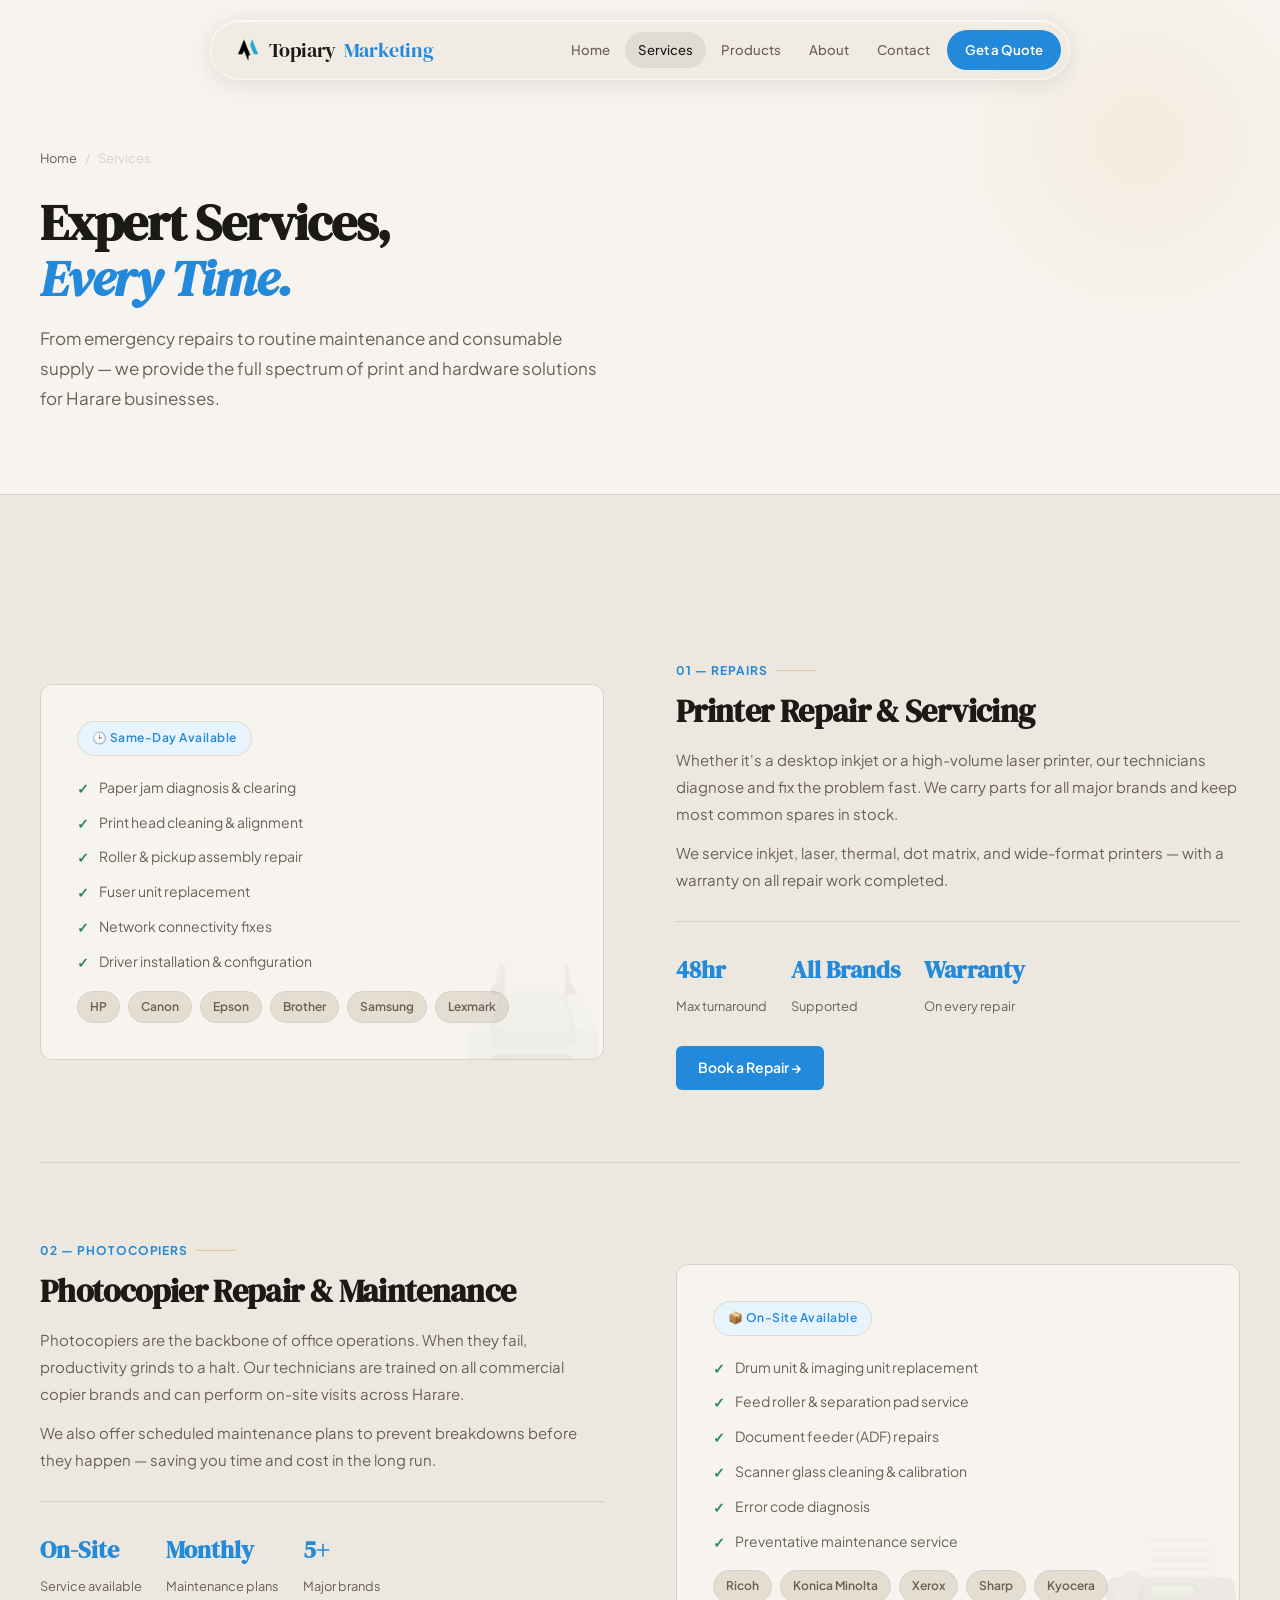
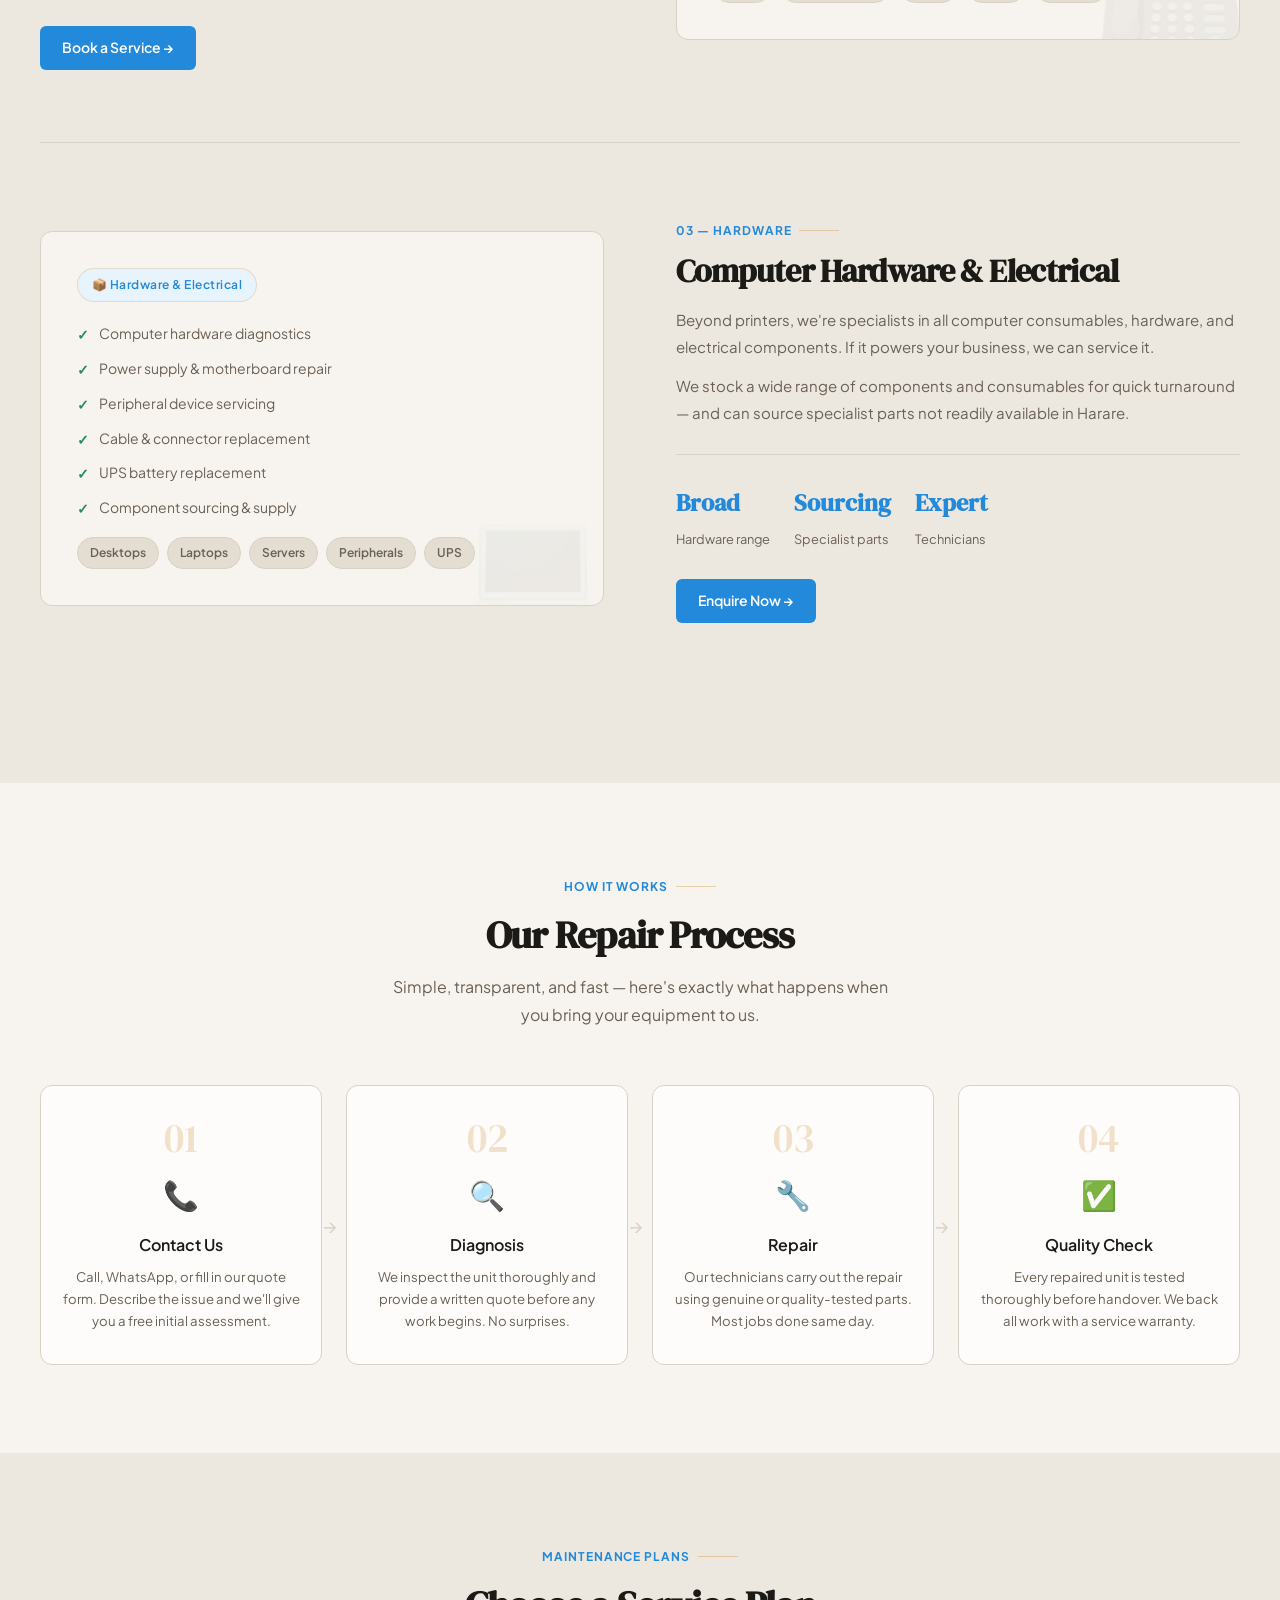
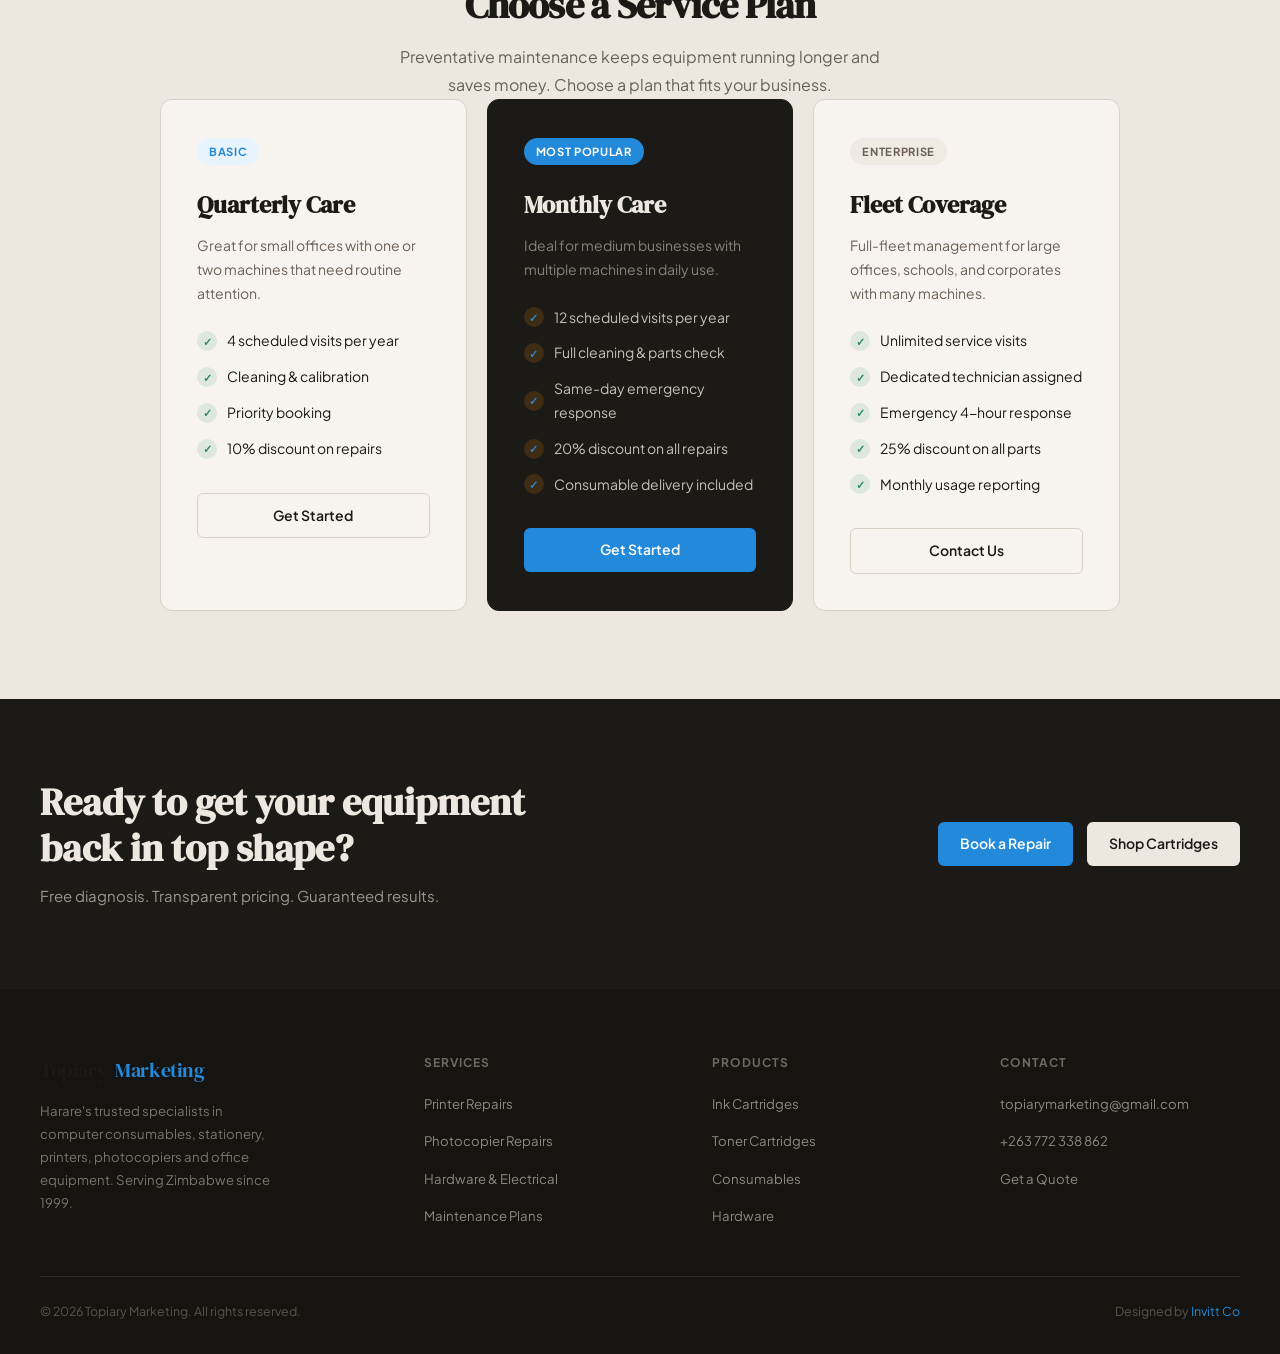
<file: services.html>
<!DOCTYPE html>
<html lang="en">
<head>
<meta charset="UTF-8">
<meta name="viewport" content="width=device-width, initial-scale=1.0">
<title>Services | Toner, Printers & Office Equipment – Topiary Marketing Zimbabwe</title>
<meta name="description" content="Printer repair, photocopier servicing, toner cartridges, ink supply, laptops and hardware. Topiary Marketing – Harare's office solutions specialists since 1999."/>

  <!-- Google tag (gtag.js) -->
  <script async src="https://www.googletagmanager.com/gtag/js?id=G-7CKL8JZ4ND"></script>
  <script>
    window.dataLayer = window.dataLayer || [];
    function gtag(){dataLayer.push(arguments);}
    gtag('js', new Date());
    gtag('config', 'G-7CKL8JZ4ND');
  </script>

  <meta name="keywords" content="toner cartridges Zimbabwe, ink cartridges Harare, printer repair Harare, photocopier repair Zimbabwe, office supplies Harare, HP toner Zimbabwe, Canon cartridges Zimbabwe, Xerox Zimbabwe, laptops Harare, stationery Harare, office solutions Zimbabwe"/>
  <meta name="author" content="Topiary Marketing (Pvt) Ltd"/>
  <meta name="robots" content="index, follow"/>
  <link rel="canonical" href="https://topiarymarketing.co.zw/services.html"/>

  <!-- Open Graph -->
  <meta property="og:type" content="website"/>
  <meta property="og:url" content="https://topiarymarketing.co.zw/services.html"/>
  <meta property="og:title" content="Services – Topiary Marketing Zimbabwe"/>
  <meta property="og:description" content="Printer &amp; photocopier repair, toner cartridges, ink supply, laptops, stationery and hardware. Based in Harare."/>
  <meta property="og:image" content="https://topiarymarketing.co.zw/images/social-preview.jpg"/>
  <meta property="og:image:width" content="1200"/>
  <meta property="og:image:height" content="630"/>
  <meta property="og:locale" content="en_ZW"/>
  <meta property="og:site_name" content="Topiary Marketing"/>

  <!-- Twitter Card -->
  <meta name="twitter:card" content="summary_large_image"/>
  <meta name="twitter:url" content="https://topiarymarketing.co.zw/services.html"/>
  <meta name="twitter:title" content="Services – Topiary Marketing Zimbabwe"/>
  <meta name="twitter:description" content="Printer &amp; photocopier repair, toner cartridges, ink supply, laptops, stationery and hardware. Based in Harare."/>
  <meta name="twitter:image" content="https://topiarymarketing.co.zw/images/social-preview.jpg"/>

  <!-- LocalBusiness Schema -->
  <script type="application/ld+json">
  {
    "@context": "https://schema.org",
    "@type": "LocalBusiness",
    "name": "Topiary Marketing (Pvt) Ltd",
    "url": "https://topiarymarketing.co.zw",
    "image": "https://topiarymarketing.co.zw/android-chrome-512x512.png",
    "description": "Zimbabwe's trusted supplier of toner cartridges, ink cartridges, printers, photocopiers, laptops, stationery, and hardware since 1999.",
    "address": {
      "@type": "PostalAddress",
      "streetAddress": "Electra House, 3rd Floor, Office 301, 49 Samora Machel Ave",
      "addressLocality": "Harare",
      "addressCountry": "ZW"
    },
    "telephone": "+263772338862",
    "email": "topiarymarketing@gmail.com",
    "foundingDate": "1999",
    "areaServed": { "@type": "Country", "name": "Zimbabwe" },
    "serviceType": ["Toner Cartridges","Ink Cartridges","Printer Repair","Photocopier Repair","Laptops","Stationery","Hardware","Electrical Supplies"]
  }
  </script>

  <!-- Favicon -->
  <link rel="icon" href="favicon.ico" sizes="any"/>
  <link rel="icon" type="image/png" sizes="16x16" href="favicon-16x16.png"/>
  <link rel="icon" type="image/png" sizes="32x32" href="favicon-32x32.png"/>
  <link rel="icon" type="image/png" sizes="48x48" href="favicon-48x48.png"/>
  <link rel="icon" type="image/png" sizes="96x96" href="favicon-96x96.png"/>
  <link rel="apple-touch-icon" sizes="180x180" href="apple-touch-icon.png"/>
  <link rel="icon" type="image/png" sizes="192x192" href="android-chrome-192x192.png"/>
  <link rel="icon" type="image/png" sizes="512x512" href="android-chrome-512x512.png"/>
<link rel="preconnect" href="https://fonts.googleapis.com">
<link rel="preconnect" href="https://fonts.gstatic.com" crossorigin>
<link href="https://fonts.googleapis.com/css2?family=DM+Serif+Display:ital@0;1&family=Plus+Jakarta+Sans:wght@300;400;500;600;700&display=swap" rel="stylesheet">
<style>
  *, *::before, *::after { box-sizing: border-box; margin: 0; padding: 0; }
  :root {
    --bg: #EDE8DF; --bg-2: #E4DDD2; --surface: #F7F4EF; --surface-2: #EFEBE3;
    --text: #1C1A17; --text-muted: #6B6055; --accent: #2389DA; --accent-dark: #1a6db0;
    --accent-bg: #E8F4FD; --border: #D8D1C5; --green: #2A8A5E; --amber: #C8790A; --white: #FDFCFA;
    --serif: 'DM Serif Display', serif; --sans: 'Plus Jakarta Sans', sans-serif;
    --radius: 12px; --radius-sm: 6px; --transition: 0.3s cubic-bezier(0.4,0,0.2,1);
  }
  html { scroll-behavior: smooth; }
  body { font-family: var(--sans); background: var(--bg); color: var(--text); line-height: 1.7; overflow-x: hidden; }

  /* FLOATING PILL NAVBAR */
  .navbar {
    position: fixed; top: 20px; left: 50%; transform: translateX(-50%);
    z-index: 100; width: calc(100% - 48px); max-width: 860px;
    border-radius: 100px;
    background: rgba(237,232,223,0.72);
    backdrop-filter: blur(20px) saturate(160%);
    -webkit-backdrop-filter: blur(20px) saturate(160%);
    border: 1px solid rgba(255,255,255,0.55);
    box-shadow: 0 4px 24px rgba(28,26,23,0.10), inset 0 1px 0 rgba(255,255,255,0.60);
    transition: box-shadow var(--transition), background var(--transition);
  }
  .navbar.scrolled {
    background: rgba(237,232,223,0.88);
    box-shadow: 0 8px 40px rgba(28,26,23,0.14), inset 0 1px 0 rgba(255,255,255,0.60);
  }
  .nav-inner { padding: 0 8px 0 24px; height: 58px; display: flex; align-items: center; gap: 4px; }
  .logo { font-family: var(--serif); font-size: 1.25rem; color: var(--text); text-decoration: none; letter-spacing: -0.02em; margin-right: auto; white-space: nowrap; display: inline-flex; align-items: center; gap: 8px; }
  .logo-mark { height: 26px; width: auto; display: block; flex-shrink: 0; }
  .logo span { color: var(--accent); }
  .nav-links { list-style: none; display: flex; gap: 2px; }
  .nav-links a { display: block; padding: 7px 13px; font-size: 0.825rem; font-weight: 500; color: var(--text-muted); text-decoration: none; border-radius: 100px; transition: color var(--transition), background var(--transition); }
  .nav-links a:hover, .nav-links a.active { color: var(--text); background: rgba(28,26,23,0.07); }
  .btn { display: inline-flex; align-items: center; gap: 8px; padding: 10px 22px; border-radius: var(--radius-sm); font-family: var(--sans); font-size: 0.875rem; font-weight: 600; cursor: pointer; text-decoration: none; transition: all var(--transition); border: none; }
  .btn-accent { background: var(--accent); color: #fff; }
  .btn-accent:hover { background: var(--accent-dark); transform: translateY(-1px); }
  .btn-outline { background: transparent; color: var(--text); border: 1.5px solid var(--border); }
  .btn-outline:hover { border-color: var(--text); background: var(--surface-2); }
  .nav-cta { padding: 9px 18px; border-radius: 100px; font-size: 0.825rem; }
  .menu-toggle { display: none; background: none; border: none; cursor: pointer; padding: 8px 12px; color: var(--text); font-size: 1.1rem; margin-left: auto; border-radius: 100px; transition: background var(--transition); }
  .menu-toggle:hover { background: rgba(28,26,23,0.07); }
  .mobile-menu { display: none; position: fixed; top: 90px; left: 24px; right: 24px; background: rgba(247,244,239,0.97); backdrop-filter: blur(20px); -webkit-backdrop-filter: blur(20px); border: 1px solid var(--border); border-radius: var(--radius); padding: 12px; z-index: 99; flex-direction: column; gap: 2px; box-shadow: 0 8px 40px rgba(28,26,23,0.12); }
  .mobile-menu.open { display: flex; }
  .mobile-menu a { padding: 11px 16px; color: var(--text); text-decoration: none; font-weight: 500; font-size: 0.9rem; border-radius: var(--radius-sm); transition: background var(--transition); }
  .mobile-menu a:hover { background: var(--surface-2); }

  /* PAGE HERO */
  .page-hero { padding: 148px 24px 80px; background: var(--surface); border-bottom: 1px solid var(--border); position: relative; overflow: hidden; }
  .page-hero::before { content: ''; position: absolute; top: -60px; right: -60px; width: 400px; height: 400px; border-radius: 50%; background: radial-gradient(circle, rgba(200,121,10,0.07) 0%, transparent 70%); pointer-events: none; }
  .page-hero-inner { max-width: 1200px; margin: 0 auto; }
  .breadcrumb { display: flex; align-items: center; gap: 8px; font-size: 0.8rem; color: var(--text-muted); margin-bottom: 24px; }
  .breadcrumb a { color: var(--text-muted); text-decoration: none; transition: color var(--transition); }
  .breadcrumb a:hover { color: var(--accent); }
  .breadcrumb span { color: var(--border); }
  .page-hero h1 { font-family: var(--serif); font-size: clamp(2.4rem, 4vw, 3.5rem); line-height: 1.1; letter-spacing: -0.02em; margin-bottom: 18px; max-width: 700px; }
  .page-hero h1 em { font-style: italic; color: var(--accent); }
  .page-hero p { font-size: 1.0625rem; color: var(--text-muted); max-width: 560px; line-height: 1.75; }

  /* SECTION */
  .section { padding: 88px 24px; }
  .section-inner { max-width: 1200px; margin: 0 auto; }
  .section-label { display: inline-flex; align-items: center; gap: 8px; font-size: 0.75rem; font-weight: 700; letter-spacing: 0.08em; text-transform: uppercase; color: var(--accent); margin-bottom: 16px; }
  .section-label::after { content: ''; flex: 1; min-width: 40px; height: 1px; background: rgba(200,121,10,0.3); }
  .section-title { font-family: var(--serif); font-size: clamp(1.8rem, 3vw, 2.6rem); line-height: 1.15; letter-spacing: -0.02em; margin-bottom: 16px; }
  .section-sub { font-size: 1rem; color: var(--text-muted); max-width: 520px; line-height: 1.75; }

  /* SERVICE BLOCKS */
  .service-block { display: grid; grid-template-columns: 1fr 1fr; gap: 72px; align-items: center; padding: 72px 0; border-bottom: 1px solid var(--border); }
  .service-block:last-child { border-bottom: none; }
  .service-block.reverse { direction: rtl; }
  .service-block.reverse > * { direction: ltr; }
  .sb-visual { background: var(--surface); border: 1px solid var(--border); border-radius: var(--radius); padding: 36px; min-height: 340px; display: flex; flex-direction: column; justify-content: space-between; position: relative; overflow: hidden; }
  .sb-visual::before { content: attr(data-icon); position: absolute; bottom: -20px; right: -10px; font-size: 8rem; opacity: 0.06; line-height: 1; pointer-events: none; }
  .sb-badge { display: inline-flex; align-items: center; gap: 8px; padding: 6px 14px; background: var(--accent-bg); border: 1px solid rgba(200,121,10,0.2); border-radius: 100px; font-size: 0.75rem; font-weight: 600; color: var(--accent); letter-spacing: 0.04em; align-self: flex-start; }
  .sb-checklist { list-style: none; display: flex; flex-direction: column; gap: 10px; margin-top: 20px; }
  .sb-checklist li { display: flex; align-items: flex-start; gap: 10px; font-size: 0.875rem; color: var(--text-muted); }
  .sb-checklist li::before { content: '✓'; color: var(--green); font-weight: 700; margin-top: 1px; flex-shrink: 0; }
  .sb-brands { display: flex; flex-wrap: wrap; gap: 8px; margin-top: 16px; }
  .sb-brand-tag { padding: 5px 12px; background: var(--bg-2); border: 1px solid var(--border); border-radius: 100px; font-size: 0.75rem; font-weight: 600; color: var(--text-muted); }
  .sb-content .section-label { margin-bottom: 12px; }
  .sb-content h2 { font-family: var(--serif); font-size: clamp(1.8rem, 2.5vw, 2.4rem); line-height: 1.15; letter-spacing: -0.02em; margin-bottom: 16px; }
  .sb-content p { font-size: 0.9375rem; color: var(--text-muted); line-height: 1.8; margin-bottom: 24px; }
  .sb-content p + p { margin-top: -12px; }
  .sb-meta { display: flex; gap: 24px; margin-top: 28px; padding-top: 28px; border-top: 1px solid var(--border); }
  .sb-meta-item strong { display: block; font-family: var(--serif); font-size: 1.5rem; color: var(--accent); }
  .sb-meta-item span { font-size: 0.8rem; color: var(--text-muted); }

  /* PROCESS */
  .process-section { background: var(--surface); }
  .process-grid { display: grid; grid-template-columns: repeat(4, 1fr); gap: 24px; margin-top: 56px; }
  .process-step { text-align: center; padding: 32px 20px; background: var(--white); border: 1px solid var(--border); border-radius: var(--radius); position: relative; }
  .process-step:not(:last-child)::after { content: '→'; position: absolute; top: 50%; right: -16px; transform: translateY(-50%); font-size: 1.2rem; color: var(--border); z-index: 1; }
  .step-num { font-family: var(--serif); font-size: 2.5rem; color: rgba(200,121,10,0.2); line-height: 1; margin-bottom: 12px; }
  .step-icon { font-size: 1.8rem; margin-bottom: 12px; }
  .process-step h4 { font-size: 1rem; font-weight: 600; margin-bottom: 8px; }
  .process-step p { font-size: 0.825rem; color: var(--text-muted); line-height: 1.65; }

  /* PRICING PLANS */
  .plans-grid { display: grid; grid-template-columns: repeat(3, 1fr); gap: 20px; margin-top: 56px; }
  .plan-card { background: var(--surface); border: 1px solid var(--border); border-radius: var(--radius); padding: 36px; transition: all var(--transition); }
  .plan-card.featured { background: var(--text); border-color: var(--text); }
  .plan-card:hover:not(.featured) { transform: translateY(-4px); box-shadow: 0 12px 40px rgba(28,26,23,0.1); }
  .plan-tag { display: inline-block; padding: 4px 12px; border-radius: 100px; font-size: 0.7rem; font-weight: 700; letter-spacing: 0.06em; text-transform: uppercase; margin-bottom: 20px; }
  .plan-tag.standard { background: var(--accent-bg); color: var(--accent); }
  .plan-tag.popular { background: var(--accent); color: #fff; }
  .plan-tag.enterprise { background: var(--surface-2); color: var(--text-muted); }
  .plan-card h3 { font-family: var(--serif); font-size: 1.5rem; margin-bottom: 8px; }
  .plan-card.featured h3 { color: var(--bg); }
  .plan-card p { font-size: 0.875rem; color: var(--text-muted); line-height: 1.7; margin-bottom: 24px; }
  .plan-card.featured p { color: rgba(237,232,223,0.5); }
  .plan-features { list-style: none; display: flex; flex-direction: column; gap: 12px; margin-bottom: 32px; }
  .plan-features li { display: flex; align-items: center; gap: 10px; font-size: 0.875rem; }
  .plan-card.featured .plan-features li { color: rgba(237,232,223,0.8); }
  .plan-features li::before { content: '✓'; width: 20px; height: 20px; border-radius: 50%; background: rgba(42,138,94,0.12); color: var(--green); font-size: 0.7rem; font-weight: 700; display: flex; align-items: center; justify-content: center; flex-shrink: 0; }
  .plan-card.featured .plan-features li::before { background: rgba(200,121,10,0.2); color: var(--accent); }
  .btn-light { background: var(--bg); color: var(--text); }
  .btn-light:hover { background: var(--surface); transform: translateY(-1px); }

  /* CTA */
  .cta-strip { background: var(--text); padding: 80px 24px; }
  .cta-inner { max-width: 1200px; margin: 0 auto; display: flex; align-items: center; justify-content: space-between; gap: 40px; flex-wrap: wrap; }
  .cta-text h2 { font-family: var(--serif); font-size: clamp(1.8rem, 3vw, 2.5rem); color: var(--bg); line-height: 1.2; margin-bottom: 12px; }
  .cta-text p { font-size: 0.9375rem; color: rgba(237,232,223,0.6); }
  .cta-actions { display: flex; gap: 14px; flex-shrink: 0; }

  /* FOOTER */
  footer { background: #161410; padding: 64px 24px 32px; }
  .footer-inner { max-width: 1200px; margin: 0 auto; }
  .footer-grid { display: grid; grid-template-columns: 1.4fr 1fr 1fr 1fr; gap: 48px; margin-bottom: 48px; }
  .footer-brand p { font-size: 0.825rem; color: rgba(237,232,223,0.45); line-height: 1.75; max-width: 240px; margin-top: 12px; }
  .footer-col h4 { font-size: 0.75rem; font-weight: 700; letter-spacing: 0.08em; text-transform: uppercase; color: rgba(237,232,223,0.4); margin-bottom: 16px; }
  .footer-col ul { list-style: none; display: flex; flex-direction: column; gap: 10px; }
  .footer-col ul a { font-size: 0.825rem; color: rgba(237,232,223,0.55); text-decoration: none; transition: color var(--transition); }
  .footer-col ul a:hover { color: var(--bg); }
  .footer-bottom { border-top: 1px solid rgba(237,232,223,0.1); padding-top: 24px; display: flex; align-items: center; justify-content: space-between; flex-wrap: wrap; gap: 12px; }
  .footer-bottom p { font-size: 0.775rem; color: rgba(237,232,223,0.3); }
  .footer-bottom a { color: var(--accent); text-decoration: none; }

  /* REVEAL */
  .reveal { opacity: 0; transform: translateY(28px); transition: opacity 0.7s ease, transform 0.7s ease; }
  .reveal.visible { opacity: 1; transform: translateY(0); }
  .reveal-delay-1 { transition-delay: 0.1s; }
  .reveal-delay-2 { transition-delay: 0.2s; }
  .reveal-delay-3 { transition-delay: 0.3s; }
  .reveal-delay-4 { transition-delay: 0.4s; }

  @media (max-width: 1024px) {
    .process-grid { grid-template-columns: repeat(2, 1fr); }
    .process-step::after { display: none; }
    .plans-grid { grid-template-columns: 1fr; max-width: 480px; }
    .footer-grid { grid-template-columns: 1fr 1fr; gap: 32px; }
  }
  @media (max-width: 768px) {
    .navbar { top: 12px; width: calc(100% - 32px); }
    .nav-links, .navbar .btn { display: none; }
    .menu-toggle { display: block; }
    .service-block, .service-block.reverse { grid-template-columns: 1fr; direction: ltr; gap: 32px; }
    .process-grid { grid-template-columns: 1fr; }
    .cta-inner { flex-direction: column; text-align: center; }
    .footer-grid { grid-template-columns: 1fr; gap: 28px; }
    .footer-bottom { flex-direction: column; text-align: center; }
  }
</style>
</head>
<body>

<nav class="navbar" id="navbar">
  <div class="nav-inner">
    <a href="index.html" class="logo"><img src="images/logo-mark.png" alt="Topiary Marketing logo" class="logo-mark"/>Topiary<span> Marketing</span></a>
    <ul class="nav-links">
      <li><a href="index.html">Home</a></li>
      <li><a href="services.html" class="active">Services</a></li>
      <li><a href="products.html">Products</a></li>
      <li><a href="about.html">About</a></li>
      <li><a href="contact.html">Contact</a></li>
    </ul>
    <a href="contact.html" class="btn btn-accent nav-cta">Get a Quote</a>
    <button class="menu-toggle" id="menuToggle" aria-label="Toggle menu" aria-expanded="false">&#9776;</button>
  </div>
</nav>
<div class="mobile-menu" id="mobileMenu">
  <a href="index.html">Home</a>
  <a href="services.html">Services</a>
  <a href="products.html">Products</a>
  <a href="about.html">About</a>
  <a href="contact.html">Contact</a>
  <a href="contact.html" class="btn btn-accent" style="margin-top:8px;">Get a Quote</a>
</div>

<!-- PAGE HERO -->
<section class="page-hero">
  <div class="page-hero-inner">
    <div class="breadcrumb"><a href="index.html">Home</a><span>/</span><span>Services</span></div>
    <h1>Expert Services,<br><em>Every Time.</em></h1>
    <p>From emergency repairs to routine maintenance and consumable supply — we provide the full spectrum of print and hardware solutions for Harare businesses.</p>
  </div>
</section>

<!-- SERVICE BLOCKS -->
<section class="section">
  <div class="section-inner">
    <div class="service-block reveal">
      <div class="sb-visual" data-icon="🖨️">
        <div class="sb-badge">&#128338; Same-Day Available</div>
        <ul class="sb-checklist">
          <li>Paper jam diagnosis & clearing</li>
          <li>Print head cleaning & alignment</li>
          <li>Roller & pickup assembly repair</li>
          <li>Fuser unit replacement</li>
          <li>Network connectivity fixes</li>
          <li>Driver installation & configuration</li>
        </ul>
        <div class="sb-brands">
          <span class="sb-brand-tag">HP</span><span class="sb-brand-tag">Canon</span><span class="sb-brand-tag">Epson</span>
          <span class="sb-brand-tag">Brother</span><span class="sb-brand-tag">Samsung</span><span class="sb-brand-tag">Lexmark</span>
        </div>
      </div>
      <div class="sb-content">
        <div class="section-label">01 — Repairs</div>
        <h2>Printer Repair & Servicing</h2>
        <p>Whether it's a desktop inkjet or a high-volume laser printer, our technicians diagnose and fix the problem fast. We carry parts for all major brands and keep most common spares in stock.</p>
        <p>We service inkjet, laser, thermal, dot matrix, and wide-format printers — with a warranty on all repair work completed.</p>
        <div class="sb-meta">
          <div class="sb-meta-item"><strong>48hr</strong><span>Max turnaround</span></div>
          <div class="sb-meta-item"><strong>All Brands</strong><span>Supported</span></div>
          <div class="sb-meta-item"><strong>Warranty</strong><span>On every repair</span></div>
        </div>
        <a href="contact.html" class="btn btn-accent" style="margin-top: 28px;">Book a Repair &#8594;</a>
      </div>
    </div>

    <div class="service-block reverse reveal">
      <div class="sb-visual" data-icon="📠">
        <div class="sb-badge">&#128230; On-Site Available</div>
        <ul class="sb-checklist">
          <li>Drum unit & imaging unit replacement</li>
          <li>Feed roller & separation pad service</li>
          <li>Document feeder (ADF) repairs</li>
          <li>Scanner glass cleaning & calibration</li>
          <li>Error code diagnosis</li>
          <li>Preventative maintenance service</li>
        </ul>
        <div class="sb-brands">
          <span class="sb-brand-tag">Ricoh</span><span class="sb-brand-tag">Konica Minolta</span><span class="sb-brand-tag">Xerox</span>
          <span class="sb-brand-tag">Sharp</span><span class="sb-brand-tag">Kyocera</span>
        </div>
      </div>
      <div class="sb-content">
        <div class="section-label">02 — Photocopiers</div>
        <h2>Photocopier Repair & Maintenance</h2>
        <p>Photocopiers are the backbone of office operations. When they fail, productivity grinds to a halt. Our technicians are trained on all commercial copier brands and can perform on-site visits across Harare.</p>
        <p>We also offer scheduled maintenance plans to prevent breakdowns before they happen — saving you time and cost in the long run.</p>
        <div class="sb-meta">
          <div class="sb-meta-item"><strong>On-Site</strong><span>Service available</span></div>
          <div class="sb-meta-item"><strong>Monthly</strong><span>Maintenance plans</span></div>
          <div class="sb-meta-item"><strong>5+</strong><span>Major brands</span></div>
        </div>
        <a href="contact.html" class="btn btn-accent" style="margin-top: 28px;">Book a Service &#8594;</a>
      </div>
    </div>

    <div class="service-block reveal">
      <div class="sb-visual" data-icon="💻">
        <div class="sb-badge">&#128230; Hardware & Electrical</div>
        <ul class="sb-checklist">
          <li>Computer hardware diagnostics</li>
          <li>Power supply & motherboard repair</li>
          <li>Peripheral device servicing</li>
          <li>Cable & connector replacement</li>
          <li>UPS battery replacement</li>
          <li>Component sourcing & supply</li>
        </ul>
        <div class="sb-brands">
          <span class="sb-brand-tag">Desktops</span><span class="sb-brand-tag">Laptops</span><span class="sb-brand-tag">Servers</span>
          <span class="sb-brand-tag">Peripherals</span><span class="sb-brand-tag">UPS</span>
        </div>
      </div>
      <div class="sb-content">
        <div class="section-label">03 — Hardware</div>
        <h2>Computer Hardware & Electrical</h2>
        <p>Beyond printers, we're specialists in all computer consumables, hardware, and electrical components. If it powers your business, we can service it.</p>
        <p>We stock a wide range of components and consumables for quick turnaround — and can source specialist parts not readily available in Harare.</p>
        <div class="sb-meta">
          <div class="sb-meta-item"><strong>Broad</strong><span>Hardware range</span></div>
          <div class="sb-meta-item"><strong>Sourcing</strong><span>Specialist parts</span></div>
          <div class="sb-meta-item"><strong>Expert</strong><span>Technicians</span></div>
        </div>
        <a href="contact.html" class="btn btn-accent" style="margin-top: 28px;">Enquire Now &#8594;</a>
      </div>
    </div>
  </div>
</section>

<!-- OUR PROCESS -->
<section class="section process-section">
  <div class="section-inner">
    <div class="reveal" style="text-align: center; margin-bottom: 0;">
      <div class="section-label" style="justify-content: center;">How It Works</div>
      <h2 class="section-title">Our Repair Process</h2>
      <p class="section-sub" style="margin: 0 auto;">Simple, transparent, and fast — here's exactly what happens when you bring your equipment to us.</p>
    </div>
    <div class="process-grid">
      <div class="process-step reveal reveal-delay-1">
        <div class="step-num">01</div>
        <div class="step-icon">📞</div>
        <h4>Contact Us</h4>
        <p>Call, WhatsApp, or fill in our quote form. Describe the issue and we'll give you a free initial assessment.</p>
      </div>
      <div class="process-step reveal reveal-delay-2">
        <div class="step-num">02</div>
        <div class="step-icon">🔍</div>
        <h4>Diagnosis</h4>
        <p>We inspect the unit thoroughly and provide a written quote before any work begins. No surprises.</p>
      </div>
      <div class="process-step reveal reveal-delay-3">
        <div class="step-num">03</div>
        <div class="step-icon">🔧</div>
        <h4>Repair</h4>
        <p>Our technicians carry out the repair using genuine or quality-tested parts. Most jobs done same day.</p>
      </div>
      <div class="process-step reveal reveal-delay-4">
        <div class="step-num">04</div>
        <div class="step-icon">✅</div>
        <h4>Quality Check</h4>
        <p>Every repaired unit is tested thoroughly before handover. We back all work with a service warranty.</p>
      </div>
    </div>
  </div>
</section>

<!-- SERVICE PLANS -->
<section class="section">
  <div class="section-inner">
    <div class="reveal" style="text-align: center;">
      <div class="section-label" style="justify-content: center;">Maintenance Plans</div>
      <h2 class="section-title">Choose a Service Plan</h2>
      <p class="section-sub" style="margin: 0 auto 0;">Preventative maintenance keeps equipment running longer and saves money. Choose a plan that fits your business.</p>
    </div>
    <div class="plans-grid" style="margin: 0 auto; max-width: 960px;">
      <div class="plan-card reveal reveal-delay-1">
        <span class="plan-tag standard">Basic</span>
        <h3>Quarterly Care</h3>
        <p>Great for small offices with one or two machines that need routine attention.</p>
        <ul class="plan-features">
          <li>4 scheduled visits per year</li>
          <li>Cleaning & calibration</li>
          <li>Priority booking</li>
          <li>10% discount on repairs</li>
        </ul>
        <a href="contact.html" class="btn btn-outline" style="width: 100%; justify-content: center;">Get Started</a>
      </div>
      <div class="plan-card featured reveal reveal-delay-2">
        <span class="plan-tag popular">Most Popular</span>
        <h3>Monthly Care</h3>
        <p>Ideal for medium businesses with multiple machines in daily use.</p>
        <ul class="plan-features">
          <li>12 scheduled visits per year</li>
          <li>Full cleaning & parts check</li>
          <li>Same-day emergency response</li>
          <li>20% discount on all repairs</li>
          <li>Consumable delivery included</li>
        </ul>
        <a href="contact.html" class="btn btn-accent" style="width: 100%; justify-content: center;">Get Started</a>
      </div>
      <div class="plan-card reveal reveal-delay-3">
        <span class="plan-tag enterprise">Enterprise</span>
        <h3>Fleet Coverage</h3>
        <p>Full-fleet management for large offices, schools, and corporates with many machines.</p>
        <ul class="plan-features">
          <li>Unlimited service visits</li>
          <li>Dedicated technician assigned</li>
          <li>Emergency 4-hour response</li>
          <li>25% discount on all parts</li>
          <li>Monthly usage reporting</li>
        </ul>
        <a href="contact.html" class="btn btn-outline" style="width: 100%; justify-content: center;">Contact Us</a>
      </div>
    </div>
  </div>
</section>

<!-- CTA -->
<div class="cta-strip">
  <div class="cta-inner">
    <div class="cta-text">
      <h2>Ready to get your equipment<br>back in top shape?</h2>
      <p>Free diagnosis. Transparent pricing. Guaranteed results.</p>
    </div>
    <div class="cta-actions">
      <a href="contact.html" class="btn btn-accent">Book a Repair</a>
      <a href="products.html" class="btn btn-light">Shop Cartridges</a>
    </div>
  </div>
</div>

<footer>
  <div class="footer-inner">
    <div class="footer-grid">
      <div class="footer-brand">
        <a href="index.html" class="logo">Topiary<span> Marketing</span></a>
        <p>Harare's trusted specialists in computer consumables, stationery, printers, photocopiers and office equipment. Serving Zimbabwe since 1999.</p>
      </div>
      <div class="footer-col"><h4>Services</h4><ul><li><a href="services.html">Printer Repairs</a></li><li><a href="services.html">Photocopier Repairs</a></li><li><a href="services.html">Hardware &amp; Electrical</a></li><li><a href="services.html">Maintenance Plans</a></li></ul></div>
      <div class="footer-col"><h4>Products</h4><ul><li><a href="products.html">Ink Cartridges</a></li><li><a href="products.html">Toner Cartridges</a></li><li><a href="products.html">Consumables</a></li><li><a href="products.html">Hardware</a></li></ul></div>
      <div class="footer-col"><h4>Contact</h4><ul><li><a href="mailto:topiarymarketing@gmail.com">topiarymarketing@gmail.com</a></li><li><a href="tel:+263772338862">+263 772 338 862</a></li><li><a href="contact.html">Get a Quote</a></li></ul></div>
    </div>
    <div class="footer-bottom">
      <p>&copy; 2026 Topiary Marketing. All rights reserved.</p>
      <p>Designed by <a href="https://invitt.co.zw" target="_blank">Invitt Co</a></p>
    </div>
  </div>
</footer>

<script>
  const navbar = document.getElementById('navbar');
  window.addEventListener('scroll', () => { navbar.classList.toggle('scrolled', window.scrollY > 20); });
  const menuToggle = document.getElementById('menuToggle');
  const mobileMenu = document.getElementById('mobileMenu');
  menuToggle.addEventListener('click', () => {
    const isOpen = mobileMenu.classList.toggle('open');
    menuToggle.setAttribute('aria-expanded', isOpen);
    menuToggle.innerHTML = isOpen ? '&#x2715;' : '&#9776;';
  });
  const reveals = document.querySelectorAll('.reveal');
  const observer = new IntersectionObserver((entries) => { entries.forEach(e => { if (e.isIntersecting) { e.target.classList.add('visible'); observer.unobserve(e.target); } }); }, { threshold: 0.1 });
  reveals.forEach(el => observer.observe(el));
</script>
</body>
</html>
</file>
